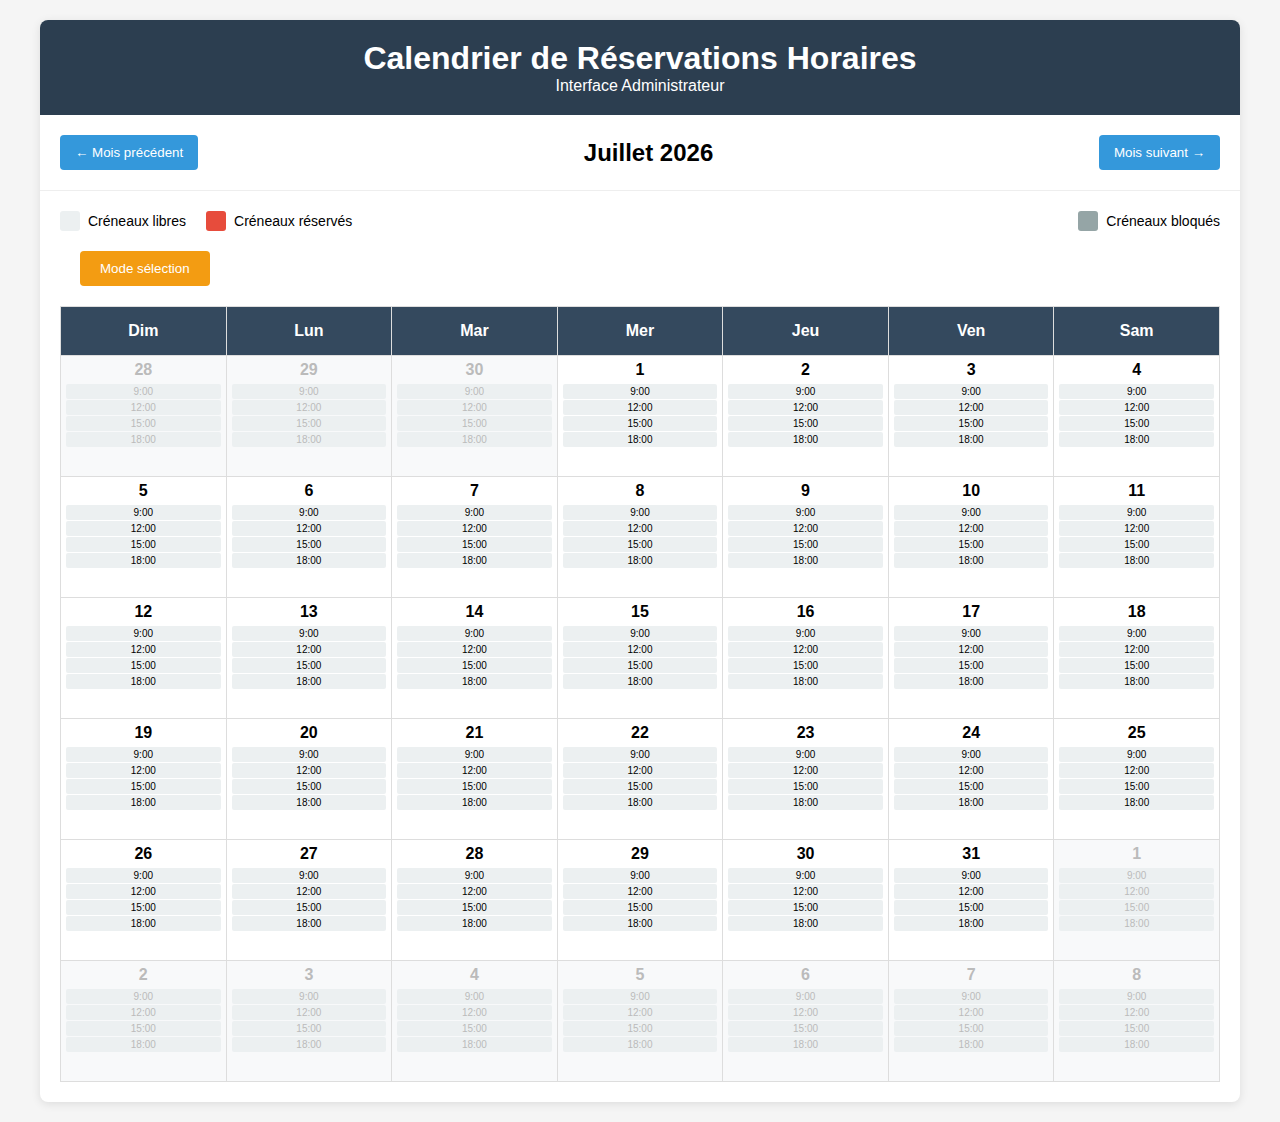
<file: index.html>
<!DOCTYPE html>
<html lang="fr">
<head>
    <meta charset="UTF-8">
    <meta name="viewport" content="width=device-width, initial-scale=1.0">
    <title>Calendrier Horaire - Réservations</title>
    <style>
        * {
            margin: 0;
            padding: 0;
            box-sizing: border-box;
        }

        body {
            font-family: Arial, sans-serif;
            background-color: #f5f5f5;
            padding: 20px;
        }

        .container {
            max-width: 1200px;
            margin: 0 auto;
            background: white;
            border-radius: 8px;
            box-shadow: 0 2px 10px rgba(0,0,0,0.1);
            overflow: hidden;
        }

        .header {
            background: #2c3e50;
            color: white;
            padding: 20px;
            text-align: center;
        }

        .nav {
            display: flex;
            justify-content: space-between;
            align-items: center;
            padding: 20px;
            border-bottom: 1px solid #eee;
        }

        .nav button {
            background: #3498db;
            color: white;
            border: none;
            padding: 10px 15px;
            border-radius: 4px;
            cursor: pointer;
        }

        .nav button:hover {
            background: #2980b9;
        }

        .view-toggle {
            display: flex;
            gap: 10px;
            margin-bottom: 20px;
            padding: 0 20px;
        }

        .view-toggle button {
            background: #95a5a6;
            color: white;
            border: none;
            padding: 10px 20px;
            border-radius: 4px;
            cursor: pointer;
        }

        .view-toggle button.active {
            background: #3498db;
        }

        .calendar {
            padding: 20px;
        }

        .calendar-grid {
            display: grid;
            grid-template-columns: repeat(7, 1fr);
            gap: 1px;
            background: #ddd;
            border: 1px solid #ddd;
        }

        .calendar-header {
            background: #34495e;
            color: white;
            padding: 15px 5px;
            text-align: center;
            font-weight: bold;
        }

        .calendar-day {
            background: white;
            min-height: 120px;
            padding: 5px;
            cursor: pointer;
            transition: background-color 0.2s;
        }

        .calendar-day:hover {
            background: #f8f9fa;
        }

        .calendar-day.other-month {
            background: #f8f9fa;
            color: #bbb;
        }

        .day-number {
            font-weight: bold;
            margin-bottom: 5px;
            text-align: center;
        }

        .time-slots {
            display: flex;
            flex-direction: column;
            gap: 1px;
        }

        .time-slot {
            background: #ecf0f1;
            padding: 2px 4px;
            font-size: 10px;
            border-radius: 2px;
            text-align: center;
            cursor: pointer;
        }

        .time-slot:hover {
            background: #bdc3c7;
        }

        .time-slot.reserved {
            background: #e74c3c;
            color: white;
        }

        .time-slot.reserved:hover {
            background: #c0392b;
        }

        .day-view {
            display: none;
            padding: 20px;
        }

        .day-view.active {
            display: block;
        }

        .day-header {
            text-align: center;
            margin-bottom: 30px;
            padding: 20px;
            background: #34495e;
            color: white;
            border-radius: 8px;
        }

        .hours-grid {
            display: grid;
            grid-template-columns: repeat(auto-fit, minmax(150px, 1fr));
            gap: 10px;
        }

        .hour-slot {
            background: white;
            border: 2px solid #ecf0f1;
            border-radius: 8px;
            padding: 15px;
            text-align: center;
            cursor: pointer;
            transition: all 0.2s;
        }

        .hour-slot:hover {
            border-color: #3498db;
        }

        .hour-slot.reserved {
            background: #e74c3c;
            color: white;
            border-color: #c0392b;
        }

        .hour-slot.reserved:hover {
            background: #c0392b;
        }

        .hour-time {
            font-weight: bold;
            font-size: 16px;
            margin-bottom: 8px;
        }

        .hour-client {
            font-size: 12px;
            opacity: 0.9;
        }

        .modal {
            display: none;
            position: fixed;
            top: 0;
            left: 0;
            width: 100%;
            height: 100%;
            background: rgba(0,0,0,0.5);
            z-index: 1000;
        }

        .modal-content {
            position: absolute;
            top: 50%;
            left: 50%;
            transform: translate(-50%, -50%);
            background: white;
            padding: 30px;
            border-radius: 8px;
            width: 400px;
            max-width: 90%;
        }

        .modal h3 {
            margin-bottom: 20px;
            color: #2c3e50;
        }

        .form-group {
            margin-bottom: 15px;
        }

        .form-group label {
            display: block;
            margin-bottom: 5px;
            font-weight: bold;
        }

        .form-group input, .form-group select {
            width: 100%;
            padding: 10px;
            border: 1px solid #ddd;
            border-radius: 4px;
        }

        .modal-buttons {
            display: flex;
            gap: 10px;
            justify-content: flex-end;
            margin-top: 20px;
        }

        .btn {
            padding: 10px 20px;
            border: none;
            border-radius: 4px;
            cursor: pointer;
        }

        .btn-primary {
            background: #3498db;
            color: white;
        }

        .btn-danger {
            background: #e74c3c;
            color: white;
        }

        .btn-secondary {
            background: #95a5a6;
            color: white;
        }

        .legend {
            display: flex;
            gap: 20px;
            margin-bottom: 20px;
            font-size: 14px;
        }

        .legend-item {
            display: flex;
            align-items: center;
            gap: 8px;
        }

        .legend-color {
            width: 20px;
            height: 20px;
            border-radius: 3px;
        }

        .back-to-month {
            background: #95a5a6;
            color: white;
            border: none;
            padding: 10px 20px;
            border-radius: 4px;
            cursor: pointer;
            margin-bottom: 20px;
        }

        .back-to-month:hover {
            background: #7f8c8d;
        }

        .selection-mode {
            background: #f39c12;
            color: white;
            padding: 10px 20px;
            border: none;
            border-radius: 4px;
            cursor: pointer;
            margin-right: 10px;
        }

        .selection-mode.active {
            background: #d68910;
        }

        .selection-controls {
            display: flex;
            gap: 10px;
            margin-bottom: 20px;
            padding: 0 20px;
            flex-wrap: wrap;
        }

        .time-slot.selected, .hour-slot.selected {
            background: #f39c12 !important;
            color: white;
            border: 2px solid #d68910;
        }

        .time-slot.blocked, .hour-slot.blocked {
            background: #95a5a6 !important;
            color: white;
        }

        .time-slot.blocked:hover, .hour-slot.blocked:hover {
            background: #7f8c8d !important;
        }

        .legend-item:nth-child(3) {
            margin-left: auto;
        }

        .block-controls {
            display: none;
            background: #f8f9fa;
            padding: 15px;
            border-radius: 8px;
            margin-bottom: 20px;
            border: 1px solid #dee2e6;
        }

        .block-controls.active {
            display: block;
        }

        .block-controls h3 {
            margin-bottom: 10px;
            color: #2c3e50;
        }

        .block-controls p {
            margin-bottom: 15px;
            color: #6c757d;
        }

        .block-buttons {
            display: flex;
            gap: 10px;
            flex-wrap: wrap;
        }

        .btn-warning {
            background: #f39c12;
            color: white;
        }

        .btn-warning:hover {
            background: #d68910;
        }

        .selection-info {
            background: #e8f4f8;
            padding: 10px;
            border-radius: 4px;
            margin-bottom: 10px;
            font-size: 14px;
            color: #2c3e50;
        }
    </style>
</head>
<body>
    <div class="container">
        <div class="header">
            <h1>Calendrier de Réservations Horaires</h1>
            <p>Interface Administrateur</p>
        </div>

        <!-- Vue mensuelle -->
        <div id="monthView">
            <div class="nav">
                <button onclick="previousMonth()">← Mois précédent</button>
                <h2 id="currentMonth"></h2>
                <button onclick="nextMonth()">Mois suivant →</button>
            </div>

            <div class="calendar">
                <div class="legend">
                    <div class="legend-item">
                        <div class="legend-color" style="background: #ecf0f1;"></div>
                        <span>Créneaux libres</span>
                    </div>
                    <div class="legend-item">
                        <div class="legend-color" style="background: #e74c3c;"></div>
                        <span>Créneaux réservés</span>
                    </div>
                    <div class="legend-item">
                        <div class="legend-color" style="background: #95a5a6;"></div>
                        <span>Créneaux bloqués</span>
                    </div>
                </div>

                <div class="selection-controls">
                    <button class="selection-mode" id="selectionModeBtn" onclick="toggleSelectionMode()">
                        Mode sélection
                    </button>
                    <button class="btn btn-warning" onclick="blockSelectedSlots()" id="blockBtn" style="display: none;">
                        Bloquer la sélection
                    </button>
                    <button class="btn btn-secondary" onclick="clearSelection()" id="clearBtn" style="display: none;">
                        Effacer la sélection
                    </button>
                </div>

                <div class="block-controls" id="blockControls">
                    <h3>Blocage rapide</h3>
                    <p>Sélectionnez d'abord un jour en cliquant dessus, puis choisissez :</p>
                    <div class="selection-info" id="selectionInfo" style="display: none;"></div>
                    <div class="block-buttons">
                        <button class="btn btn-warning" onclick="blockFullDay()" id="blockDayBtn" style="display: none;">
                            Bloquer la journée entière
                        </button>
                        <button class="btn btn-warning" onclick="blockMorning()" id="blockMorningBtn" style="display: none;">
                            Bloquer la matinée (8h-12h)
                        </button>
                        <button class="btn btn-warning" onclick="blockAfternoon()" id="blockAfternoonBtn" style="display: none;">
                            Bloquer l'après-midi (13h-17h)
                        </button>
                        <button class="btn btn-warning" onclick="blockEvening()" id="blockEveningBtn" style="display: none;">
                            Bloquer la soirée (18h-20h)
                        </button>
                    </div>
                </div>

                <div class="calendar-grid" id="calendar">
                    <!-- Le calendrier sera généré ici -->
                </div>
            </div>
        </div>

        <!-- Vue journalière -->
        <div class="day-view" id="dayView">
            <button class="back-to-month" onclick="showMonthView()">← Retour au calendrier</button>
            
            <div class="selection-controls">
                <button class="selection-mode" id="selectionModeBtnDay" onclick="toggleSelectionMode()">
                    Mode sélection
                </button>
                <button class="btn btn-warning" onclick="blockSelectedSlots()" id="blockBtnDay" style="display: none;">
                    Bloquer la sélection
                </button>
                <button class="btn btn-secondary" onclick="clearSelection()" id="clearBtnDay" style="display: none;">
                    Effacer la sélection
                </button>
                <button class="btn btn-warning" onclick="blockCurrentDay()">
                    Bloquer toute la journée
                </button>
            </div>
            
            <div class="day-header">
                <h2 id="selectedDayTitle"></h2>
                <p>Cliquez sur un créneau pour ajouter/modifier une réservation ou utilisez le mode sélection pour bloquer</p>
            </div>
            <div class="hours-grid" id="hoursGrid">
                <!-- Les créneaux horaires seront générés ici -->
            </div>
        </div>
    </div>

    <!-- Modal pour ajouter/modifier une réservation -->
    <div class="modal" id="reservationModal">
        <div class="modal-content">
            <h3 id="modalTitle">Ajouter une réservation</h3>
            <div class="form-group">
                <label>Date et heure:</label>
                <input type="text" id="selectedDateTime" readonly>
            </div>
            <div class="form-group">
                <label>Nom du client:</label>
                <input type="text" id="clientName" placeholder="Nom du client">
            </div>
            <div class="form-group">
                <label>Téléphone (optionnel):</label>
                <input type="text" id="clientPhone" placeholder="Numéro de téléphone">
            </div>
            <div class="form-group">
                <label>Notes (optionnel):</label>
                <input type="text" id="clientNotes" placeholder="Notes complémentaires">
            </div>
            <div class="modal-buttons">
                <button class="btn btn-secondary" onclick="closeModal()">Annuler</button>
                <button class="btn btn-danger" id="deleteBtn" onclick="deleteReservation()" style="display: none;">Supprimer</button>
                <button class="btn btn-primary" onclick="saveReservation()">Enregistrer</button>
            </div>
        </div>
    </div>

    <script>
        // Variables globales
        let currentDate = new Date();
        let reservations = {};
        let blockedSlots = {};
        let selectedDateKey = '';
        let selectedHour = '';
        let currentView = 'month';
        let selectionMode = false;
        let selectedSlots = new Set();
        let selectedDayForBlocking = null;

        const monthNames = [
            'Janvier', 'Février', 'Mars', 'Avril', 'Mai', 'Juin',
            'Juillet', 'Août', 'Septembre', 'Octobre', 'Novembre', 'Décembre'
        ];

        const dayNames = ['Dim', 'Lun', 'Mar', 'Mer', 'Jeu', 'Ven', 'Sam'];

        // Créneaux horaires (8h à 20h)
        const timeSlots = [];
        for (let i = 8; i <= 20; i++) {
            timeSlots.push(`${i}:00`);
        }

        // Initialisation
        document.addEventListener('DOMContentLoaded', function() {
            generateCalendar();
        });

        function generateCalendar() {
            const calendar = document.getElementById('calendar');
            const monthTitle = document.getElementById('currentMonth');
            
            monthTitle.textContent = `${monthNames[currentDate.getMonth()]} ${currentDate.getFullYear()}`;
            calendar.innerHTML = '';
            
            // En-têtes des jours
            dayNames.forEach(day => {
                const header = document.createElement('div');
                header.className = 'calendar-header';
                header.textContent = day;
                calendar.appendChild(header);
            });
            
            const firstDay = new Date(currentDate.getFullYear(), currentDate.getMonth(), 1);
            const startDate = new Date(firstDay);
            startDate.setDate(startDate.getDate() - firstDay.getDay());
            
            // Générer 42 jours (6 semaines)
            for (let i = 0; i < 42; i++) {
                const cellDate = new Date(startDate);
                cellDate.setDate(startDate.getDate() + i);
                
                const dayCell = document.createElement('div');
                dayCell.className = 'calendar-day';
                
                const dayNumber = document.createElement('div');
                dayNumber.className = 'day-number';
                dayNumber.textContent = cellDate.getDate();
                dayCell.appendChild(dayNumber);
                
                if (cellDate.getMonth() !== currentDate.getMonth()) {
                    dayCell.classList.add('other-month');
                }
                
                // Créer les créneaux horaires pour ce jour
                const timeSlotsContainer = document.createElement('div');
                timeSlotsContainer.className = 'time-slots';
                
                const dateKey = cellDate.toISOString().split('T')[0];
                
                // Afficher quelques créneaux principaux
                const mainSlots = ['9:00', '12:00', '15:00', '18:00'];
                mainSlots.forEach(time => {
                    const slot = document.createElement('div');
                    slot.className = 'time-slot';
                    slot.textContent = time;
                    
                    const reservationKey = `${dateKey}_${time}`;
                    if (blockedSlots[reservationKey]) {
                        slot.classList.add('blocked');
                        slot.title = 'Créneau bloqué';
                    } else if (reservations[reservationKey]) {
                        slot.classList.add('reserved');
                        slot.title = reservations[reservationKey].name;
                    }
                    
                    slot.addEventListener('click', (e) => {
                        e.stopPropagation();
                        if (selectionMode) {
                            toggleSlotSelection(reservationKey, slot);
                        } else if (!blockedSlots[reservationKey]) {
                            openModal(dateKey, time, cellDate);
                        }
                    });
                    
                    timeSlotsContainer.appendChild(slot);
                });
                
                dayCell.appendChild(timeSlotsContainer);
                
                // Clic sur le jour pour voir la vue détaillée ou pour sélection
                dayCell.addEventListener('click', () => {
                    if (selectionMode) {
                        selectDayForBlocking(cellDate, dateKey);
                    } else {
                        showDayView(cellDate);
                    }
                });
                
                calendar.appendChild(dayCell);
            }
        }

        function showDayView(date) {
            currentView = 'day';
            const dateKey = date.toISOString().split('T')[0];
            selectedDateKey = dateKey; // Définir selectedDateKey pour la vue journalière
            
            document.getElementById('monthView').style.display = 'none';
            document.getElementById('dayView').style.display = 'block';
            
            const options = { 
                weekday: 'long', 
                year: 'numeric', 
                month: 'long', 
                day: 'numeric' 
            };
            document.getElementById('selectedDayTitle').textContent = 
                date.toLocaleDateString('fr-FR', options);
            
            const hoursGrid = document.getElementById('hoursGrid');
            hoursGrid.innerHTML = '';
            
            timeSlots.forEach(time => {
                const hourSlot = document.createElement('div');
                hourSlot.className = 'hour-slot';
                
                const timeDiv = document.createElement('div');
                timeDiv.className = 'hour-time';
                timeDiv.textContent = time;
                hourSlot.appendChild(timeDiv);
                
                const reservationKey = `${dateKey}_${time}`;
                if (blockedSlots[reservationKey]) {
                    hourSlot.classList.add('blocked');
                    const blockedDiv = document.createElement('div');
                    blockedDiv.className = 'hour-client';
                    blockedDiv.textContent = 'Bloqué';
                    hourSlot.appendChild(blockedDiv);
                } else if (reservations[reservationKey]) {
                    hourSlot.classList.add('reserved');
                    const clientDiv = document.createElement('div');
                    clientDiv.className = 'hour-client';
                    clientDiv.textContent = reservations[reservationKey].name;
                    hourSlot.appendChild(clientDiv);
                } else {
                    const availableDiv = document.createElement('div');
                    availableDiv.className = 'hour-client';
                    availableDiv.textContent = 'Libre';
                    hourSlot.appendChild(availableDiv);
                }
                
                hourSlot.addEventListener('click', () => {
                    if (selectionMode) {
                        toggleSlotSelection(reservationKey, hourSlot);
                    } else if (!blockedSlots[reservationKey]) {
                        openModal(dateKey, time, date);
                    }
                });
                hoursGrid.appendChild(hourSlot);
            });
        }

        function showMonthView() {
            currentView = 'month';
            document.getElementById('dayView').style.display = 'none';
            document.getElementById('monthView').style.display = 'block';
            generateCalendar();
        }

        function openModal(dateKey, time, date) {
            if (blockedSlots[`${dateKey}_${time}`]) {
                alert('Ce créneau est bloqué et ne peut pas être réservé.');
                return;
            }
            
            selectedDateKey = dateKey;
            selectedHour = time;
            
            const modal = document.getElementById('reservationModal');
            const modalTitle = document.getElementById('modalTitle');
            const selectedDateTimeInput = document.getElementById('selectedDateTime');
            const clientNameInput = document.getElementById('clientName');
            const clientPhoneInput = document.getElementById('clientPhone');
            const clientNotesInput = document.getElementById('clientNotes');
            const deleteBtn = document.getElementById('deleteBtn');
            
            const options = { 
                weekday: 'long',
                year: 'numeric', 
                month: 'long', 
                day: 'numeric' 
            };
            selectedDateTimeInput.value = 
                `${date.toLocaleDateString('fr-FR', options)} à ${time}`;
            
            const reservationKey = `${dateKey}_${time}`;
            if (reservations[reservationKey]) {
                modalTitle.textContent = 'Modifier la réservation';
                clientNameInput.value = reservations[reservationKey].name;
                clientPhoneInput.value = reservations[reservationKey].phone || '';
                clientNotesInput.value = reservations[reservationKey].notes || '';
                deleteBtn.style.display = 'inline-block';
            } else {
                modalTitle.textContent = 'Ajouter une réservation';
                clientNameInput.value = '';
                clientPhoneInput.value = '';
                clientNotesInput.value = '';
                deleteBtn.style.display = 'none';
            }
            
            modal.style.display = 'block';
        }

        function closeModal() {
            document.getElementById('reservationModal').style.display = 'none';
        }

        function saveReservation() {
            const clientName = document.getElementById('clientName').value.trim();
            const clientPhone = document.getElementById('clientPhone').value.trim();
            const clientNotes = document.getElementById('clientNotes').value.trim();
            
            if (!clientName) {
                alert('Veuillez entrer un nom de client');
                return;
            }
            
            const reservationKey = `${selectedDateKey}_${selectedHour}`;
            reservations[reservationKey] = {
                name: clientName,
                phone: clientPhone,
                notes: clientNotes,
                date: selectedDateKey,
                time: selectedHour
            };
            
            if (currentView === 'month') {
                generateCalendar();
            } else {
                const selectedDate = new Date(selectedDateKey);
                showDayView(selectedDate);
            }
            
            closeModal();
        }

        function deleteReservation() {
            if (confirm('Êtes-vous sûr de vouloir supprimer cette réservation ?')) {
                const reservationKey = `${selectedDateKey}_${selectedHour}`;
                delete reservations[reservationKey];
                
                if (currentView === 'month') {
                    generateCalendar();
                } else {
                    const selectedDate = new Date(selectedDateKey);
                    showDayView(selectedDate);
                }
                
                closeModal();
            }
        }

        function previousMonth() {
            currentDate.setMonth(currentDate.getMonth() - 1);
            generateCalendar();
        }

        function nextMonth() {
            currentDate.setMonth(currentDate.getMonth() + 1);
            generateCalendar();
        }

        function previousMonth() {
            currentDate.setMonth(currentDate.getMonth() - 1);
            generateCalendar();
        }

        // Fonctions de sélection et blocage
        function toggleSelectionMode() {
            selectionMode = !selectionMode;
            const buttons = ['selectionModeBtn', 'selectionModeBtnDay'];
            const blockButtons = ['blockBtn', 'blockBtnDay'];
            const clearButtons = ['clearBtn', 'clearBtnDay'];
            
            buttons.forEach(btnId => {
                const btn = document.getElementById(btnId);
                if (btn) {
                    if (selectionMode) {
                        btn.classList.add('active');
                        btn.textContent = 'Quitter sélection';
                    } else {
                        btn.classList.remove('active');
                        btn.textContent = 'Mode sélection';
                    }
                }
            });
            
            blockButtons.forEach(btnId => {
                const btn = document.getElementById(btnId);
                if (btn) btn.style.display = selectionMode ? 'inline-block' : 'none';
            });
            
            clearButtons.forEach(btnId => {
                const btn = document.getElementById(btnId);
                if (btn) btn.style.display = selectionMode ? 'inline-block' : 'none';
            });
            
            const blockControls = document.getElementById('blockControls');
            if (blockControls) {
                if (selectionMode) {
                    blockControls.classList.add('active');
                } else {
                    blockControls.classList.remove('active');
                    clearSelection();
                }
            }
        }

        function toggleSlotSelection(slotKey, element) {
            if (selectedSlots.has(slotKey)) {
                selectedSlots.delete(slotKey);
                element.classList.remove('selected');
            } else {
                selectedSlots.add(slotKey);
                element.classList.add('selected');
            }
        }

        function clearSelection() {
            selectedSlots.clear();
            selectedDayForBlocking = null;
            document.querySelectorAll('.selected').forEach(el => {
                el.classList.remove('selected');
            });
            
            const selectionInfo = document.getElementById('selectionInfo');
            if (selectionInfo) {
                selectionInfo.style.display = 'none';
            }
            
            ['blockDayBtn', 'blockMorningBtn', 'blockAfternoonBtn', 'blockEveningBtn'].forEach(btnId => {
                const btn = document.getElementById(btnId);
                if (btn) btn.style.display = 'none';
            });
        }

        function selectDayForBlocking(date, dateKey) {
            selectedDayForBlocking = { date, dateKey };
            
            const selectionInfo = document.getElementById('selectionInfo');
            const options = { weekday: 'long', year: 'numeric', month: 'long', day: 'numeric' };
            selectionInfo.textContent = `Jour sélectionné : ${date.toLocaleDateString('fr-FR', options)}`;
            selectionInfo.style.display = 'block';
            
            ['blockDayBtn', 'blockMorningBtn', 'blockAfternoonBtn', 'blockEveningBtn'].forEach(btnId => {
                const btn = document.getElementById(btnId);
                if (btn) btn.style.display = 'inline-block';
            });
        }

        function blockSelectedSlots() {
            if (selectedSlots.size === 0) {
                alert('Aucun créneau sélectionné');
                return;
            }
            
            const reason = prompt('Raison du blocage (optionnel):') || 'Bloqué';
            
            selectedSlots.forEach(slotKey => {
                // Supprimer la réservation si elle existe
                if (reservations[slotKey]) {
                    delete reservations[slotKey];
                }
                // Bloquer le créneau
                blockedSlots[slotKey] = { reason, blocked_at: new Date().toISOString() };
            });
            
            const selectedCount = selectedSlots.size;
            clearSelection();
            
            if (currentView === 'month') {
                generateCalendar();
            } else {
                const dateKey = Object.keys(blockedSlots)[0].split('_')[0];
                const selectedDate = new Date(dateKey);
                showDayView(selectedDate);
            }
            
            alert(`${selectedCount} créneau(x) bloqué(s) avec succès`);
        }

        function blockFullDay() {
            if (!selectedDayForBlocking) return;
            
            const reason = prompt('Raison du blocage de la journée:') || 'Journée bloquée';
            let blockedCount = 0;
            
            timeSlots.forEach(time => {
                const slotKey = `${selectedDayForBlocking.dateKey}_${time}`;
                if (reservations[slotKey]) {
                    delete reservations[slotKey];
                }
                blockedSlots[slotKey] = { reason, blocked_at: new Date().toISOString() };
                blockedCount++;
            });
            
            clearSelection();
            generateCalendar();
            alert(`Journée entière bloquée (${blockedCount} créneaux)`);
        }

        function blockMorning() {
            blockTimeRange(['8:00', '9:00', '10:00', '11:00', '12:00'], 'Matinée bloquée');
        }

        function blockAfternoon() {
            blockTimeRange(['13:00', '14:00', '15:00', '16:00', '17:00'], 'Après-midi bloqué');
        }

        function blockEvening() {
            blockTimeRange(['18:00', '19:00', '20:00'], 'Soirée bloquée');
        }

        function blockCurrentDay() {
            if (confirm('Êtes-vous sûr de vouloir bloquer toute la journée ?')) {
                const reason = prompt('Raison du blocage:') || 'Journée bloquée';
                const dateKey = selectedDateKey;
                let blockedCount = 0;
                
                timeSlots.forEach(time => {
                    const slotKey = `${dateKey}_${time}`;
                    if (reservations[slotKey]) {
                        delete reservations[slotKey];
                    }
                    blockedSlots[slotKey] = { reason, blocked_at: new Date().toISOString() };
                    blockedCount++;
                });
                
                const selectedDate = new Date(dateKey);
                showDayView(selectedDate);
                alert(`Journée entière bloquée (${blockedCount} créneaux)`);
            }
        }

        function blockTimeRange(times, defaultReason) {
            if (!selectedDayForBlocking) return;
            
            const reason = prompt(`Raison du blocage:`) || defaultReason;
            let blockedCount = 0;
            
            times.forEach(time => {
                const slotKey = `${selectedDayForBlocking.dateKey}_${time}`;
                if (reservations[slotKey]) {
                    delete reservations[slotKey];
                }
                blockedSlots[slotKey] = { reason, blocked_at: new Date().toISOString() };
                blockedCount++;
            });
            
            clearSelection();
            generateCalendar();
            alert(`${blockedCount} créneau(x) bloqué(s)`);
        }

        window.addEventListener('click', function(e) {
            const modal = document.getElementById('reservationModal');
            if (e.target === modal) {
                closeModal();
            }
        });
    </script>
</body>
</html>
</file>
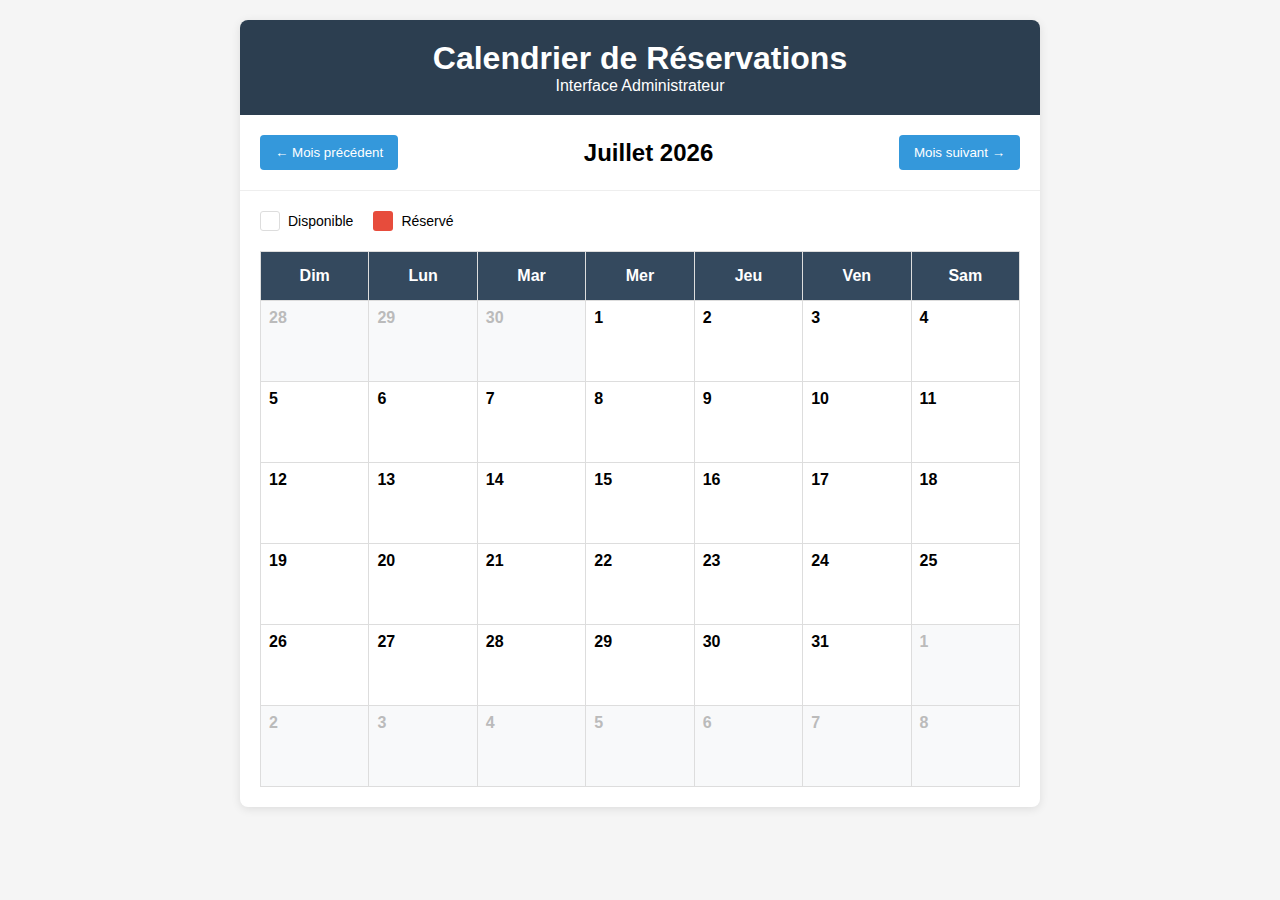
<file: Calendrier admin/index.html>
<!DOCTYPE html>
<html lang="fr">
<head>
    <meta charset="UTF-8">
    <meta name="viewport" content="width=device-width, initial-scale=1.0">
    <title>Calendrier Admin - Réservations</title>
    <style>
        * {
            margin: 0;
            padding: 0;
            box-sizing: border-box;
        }

        body {
            font-family: Arial, sans-serif;
            background-color: #f5f5f5;
            padding: 20px;
        }

        .container {
            max-width: 800px;
            margin: 0 auto;
            background: white;
            border-radius: 8px;
            box-shadow: 0 2px 10px rgba(0,0,0,0.1);
            overflow: hidden;
        }

        .header {
            background: #2c3e50;
            color: white;
            padding: 20px;
            text-align: center;
        }

        .nav {
            display: flex;
            justify-content: space-between;
            align-items: center;
            padding: 20px;
            border-bottom: 1px solid #eee;
        }

        .nav button {
            background: #3498db;
            color: white;
            border: none;
            padding: 10px 15px;
            border-radius: 4px;
            cursor: pointer;
        }

        .nav button:hover {
            background: #2980b9;
        }

        .calendar {
            padding: 20px;
        }

        .calendar-grid {
            display: grid;
            grid-template-columns: repeat(7, 1fr);
            gap: 1px;
            background: #ddd;
            border: 1px solid #ddd;
        }

        .calendar-header {
            background: #34495e;
            color: white;
            padding: 15px 5px;
            text-align: center;
            font-weight: bold;
        }

        .calendar-day {
            background: white;
            min-height: 80px;
            padding: 8px;
            cursor: pointer;
            transition: background-color 0.2s;
            position: relative;
        }

        .calendar-day:hover {
            background: #f8f9fa;
        }

        .calendar-day.other-month {
            background: #f8f9fa;
            color: #bbb;
        }

        .calendar-day.reserved {
            background: #e74c3c;
            color: white;
        }

        .calendar-day.reserved:hover {
            background: #c0392b;
        }

        .day-number {
            font-weight: bold;
            margin-bottom: 5px;
        }

        .reservation-info {
            font-size: 11px;
            background: rgba(255,255,255,0.2);
            padding: 2px 4px;
            border-radius: 2px;
        }

        .modal {
            display: none;
            position: fixed;
            top: 0;
            left: 0;
            width: 100%;
            height: 100%;
            background: rgba(0,0,0,0.5);
            z-index: 1000;
        }

        .modal-content {
            position: absolute;
            top: 50%;
            left: 50%;
            transform: translate(-50%, -50%);
            background: white;
            padding: 30px;
            border-radius: 8px;
            width: 400px;
            max-width: 90%;
        }

        .modal h3 {
            margin-bottom: 20px;
            color: #2c3e50;
        }

        .form-group {
            margin-bottom: 15px;
        }

        .form-group label {
            display: block;
            margin-bottom: 5px;
            font-weight: bold;
        }

        .form-group input {
            width: 100%;
            padding: 10px;
            border: 1px solid #ddd;
            border-radius: 4px;
        }

        .modal-buttons {
            display: flex;
            gap: 10px;
            justify-content: flex-end;
            margin-top: 20px;
        }

        .btn {
            padding: 10px 20px;
            border: none;
            border-radius: 4px;
            cursor: pointer;
        }

        .btn-primary {
            background: #3498db;
            color: white;
        }

        .btn-danger {
            background: #e74c3c;
            color: white;
        }

        .btn-secondary {
            background: #95a5a6;
            color: white;
        }

        .legend {
            display: flex;
            gap: 20px;
            margin-bottom: 20px;
            font-size: 14px;
        }

        .legend-item {
            display: flex;
            align-items: center;
            gap: 8px;
        }

        .legend-color {
            width: 20px;
            height: 20px;
            border-radius: 3px;
        }
    </style>
</head>
<body>
    <div class="container">
        <div class="header">
            <h1>Calendrier de Réservations</h1>
            <p>Interface Administrateur</p>
        </div>

        <div class="nav">
            <button onclick="previousMonth()">← Mois précédent</button>
            <h2 id="currentMonth"></h2>
            <button onclick="nextMonth()">Mois suivant →</button>
        </div>

        <div class="calendar">
            <div class="legend">
                <div class="legend-item">
                    <div class="legend-color" style="background: white; border: 1px solid #ddd;"></div>
                    <span>Disponible</span>
                </div>
                <div class="legend-item">
                    <div class="legend-color" style="background: #e74c3c;"></div>
                    <span>Réservé</span>
                </div>
            </div>

            <div class="calendar-grid" id="calendar">
                <!-- Le calendrier sera généré ici -->
            </div>
        </div>
    </div>

    <!-- Modal pour ajouter/modifier une réservation -->
    <div class="modal" id="reservationModal">
        <div class="modal-content">
            <h3 id="modalTitle">Ajouter une réservation</h3>
            <div class="form-group">
                <label>Date:</label>
                <input type="text" id="selectedDate" readonly>
            </div>
            <div class="form-group">
                <label>Nom du client:</label>
                <input type="text" id="clientName" placeholder="Nom du client">
            </div>
            <div class="form-group">
                <label>Téléphone (optionnel):</label>
                <input type="text" id="clientPhone" placeholder="Numéro de téléphone">
            </div>
            <div class="modal-buttons">
                <button class="btn btn-secondary" onclick="closeModal()">Annuler</button>
                <button class="btn btn-danger" id="deleteBtn" onclick="deleteReservation()" style="display: none;">Supprimer</button>
                <button class="btn btn-primary" onclick="saveReservation()">Enregistrer</button>
            </div>
        </div>
    </div>

    <script>
        // Variables globales
        let currentDate = new Date();
        let reservations = {};
        let selectedDateKey = '';

        const monthNames = [
            'Janvier', 'Février', 'Mars', 'Avril', 'Mai', 'Juin',
            'Juillet', 'Août', 'Septembre', 'Octobre', 'Novembre', 'Décembre'
        ];

        const dayNames = ['Dim', 'Lun', 'Mar', 'Mer', 'Jeu', 'Ven', 'Sam'];

        // Initialisation
        document.addEventListener('DOMContentLoaded', function() {
            generateCalendar();
        });

        function generateCalendar() {
            const calendar = document.getElementById('calendar');
            const monthTitle = document.getElementById('currentMonth');
            
            // Titre du mois
            monthTitle.textContent = `${monthNames[currentDate.getMonth()]} ${currentDate.getFullYear()}`;
            
            // Vider le calendrier
            calendar.innerHTML = '';
            
            // En-têtes des jours
            dayNames.forEach(day => {
                const header = document.createElement('div');
                header.className = 'calendar-header';
                header.textContent = day;
                calendar.appendChild(header);
            });
            
            // Premier jour du mois et nombre de jours
            const firstDay = new Date(currentDate.getFullYear(), currentDate.getMonth(), 1);
            const lastDay = new Date(currentDate.getFullYear(), currentDate.getMonth() + 1, 0);
            const startDate = new Date(firstDay);
            startDate.setDate(startDate.getDate() - firstDay.getDay());
            
            // Générer 42 jours (6 semaines)
            for (let i = 0; i < 42; i++) {
                const cellDate = new Date(startDate);
                cellDate.setDate(startDate.getDate() + i);
                
                const dayCell = document.createElement('div');
                dayCell.className = 'calendar-day';
                
                const dayNumber = document.createElement('div');
                dayNumber.className = 'day-number';
                dayNumber.textContent = cellDate.getDate();
                dayCell.appendChild(dayNumber);
                
                // Vérifier si c'est un autre mois
                if (cellDate.getMonth() !== currentDate.getMonth()) {
                    dayCell.classList.add('other-month');
                }
                
                // Vérifier s'il y a une réservation
                const dateKey = cellDate.toISOString().split('T')[0];
                if (reservations[dateKey]) {
                    dayCell.classList.add('reserved');
                    const reservationInfo = document.createElement('div');
                    reservationInfo.className = 'reservation-info';
                    reservationInfo.textContent = reservations[dateKey].name;
                    dayCell.appendChild(reservationInfo);
                }
                
                // Ajouter l'événement de clic
                dayCell.addEventListener('click', () => openModal(dateKey, cellDate));
                
                calendar.appendChild(dayCell);
            }
        }

        function openModal(dateKey, date) {
            selectedDateKey = dateKey;
            const modal = document.getElementById('reservationModal');
            const modalTitle = document.getElementById('modalTitle');
            const selectedDateInput = document.getElementById('selectedDate');
            const clientNameInput = document.getElementById('clientName');
            const clientPhoneInput = document.getElementById('clientPhone');
            const deleteBtn = document.getElementById('deleteBtn');
            
            // Formater la date pour l'affichage
            const options = { year: 'numeric', month: 'long', day: 'numeric' };
            selectedDateInput.value = date.toLocaleDateString('fr-FR', options);
            
            // Vérifier s'il y a déjà une réservation
            if (reservations[dateKey]) {
                modalTitle.textContent = 'Modifier la réservation';
                clientNameInput.value = reservations[dateKey].name;
                clientPhoneInput.value = reservations[dateKey].phone || '';
                deleteBtn.style.display = 'inline-block';
            } else {
                modalTitle.textContent = 'Ajouter une réservation';
                clientNameInput.value = '';
                clientPhoneInput.value = '';
                deleteBtn.style.display = 'none';
            }
            
            modal.style.display = 'block';
        }

        function closeModal() {
            document.getElementById('reservationModal').style.display = 'none';
        }

        function saveReservation() {
            const clientName = document.getElementById('clientName').value.trim();
            const clientPhone = document.getElementById('clientPhone').value.trim();
            
            if (!clientName) {
                alert('Veuillez entrer un nom de client');
                return;
            }
            
            reservations[selectedDateKey] = {
                name: clientName,
                phone: clientPhone
            };
            
            generateCalendar();
            closeModal();
        }

        function deleteReservation() {
            if (confirm('Êtes-vous sûr de vouloir supprimer cette réservation ?')) {
                delete reservations[selectedDateKey];
                generateCalendar();
                closeModal();
            }
        }

        function previousMonth() {
            currentDate.setMonth(currentDate.getMonth() - 1);
            generateCalendar();
        }

        function nextMonth() {
            currentDate.setMonth(currentDate.getMonth() + 1);
            generateCalendar();
        }

        // Fermer la modal en cliquant à l'extérieur
        window.addEventListener('click', function(e) {
            const modal = document.getElementById('reservationModal');
            if (e.target === modal) {
                closeModal();
            }
        });
    </script>
</body>
</html>
</file>
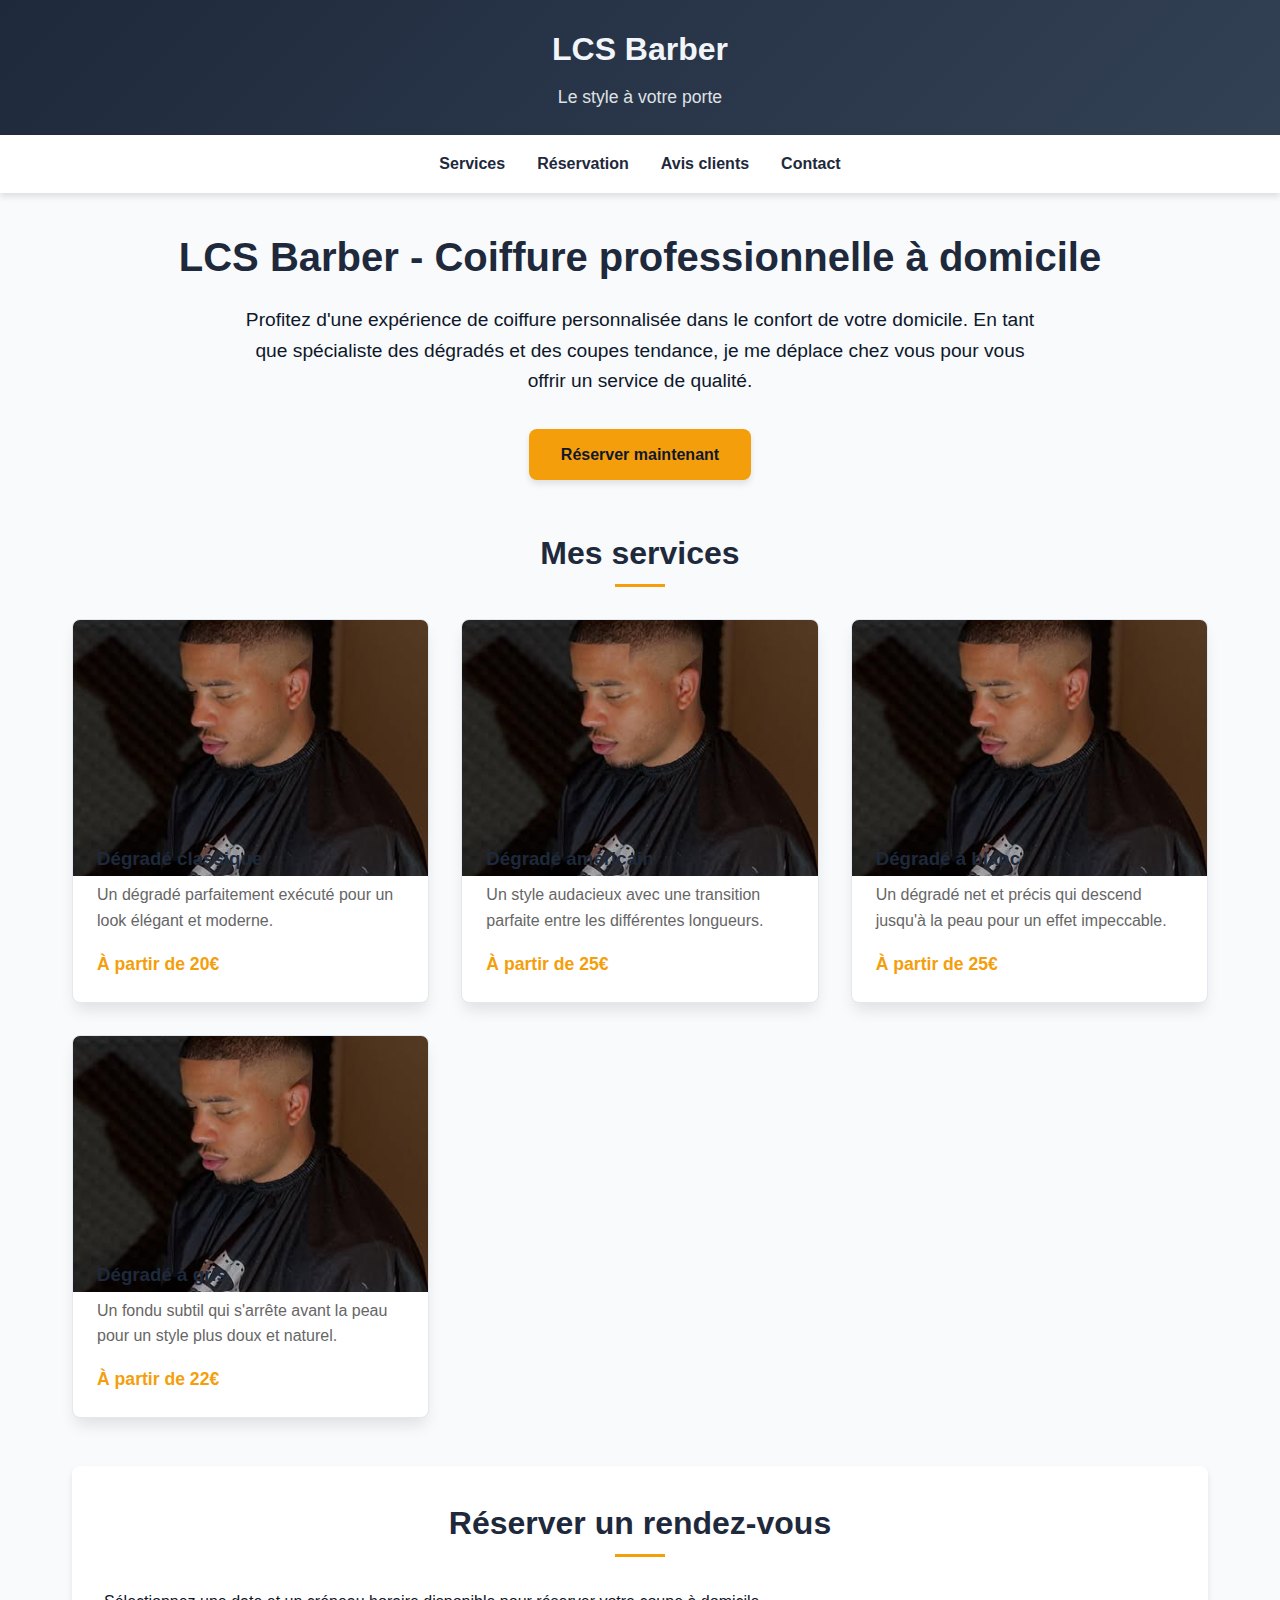
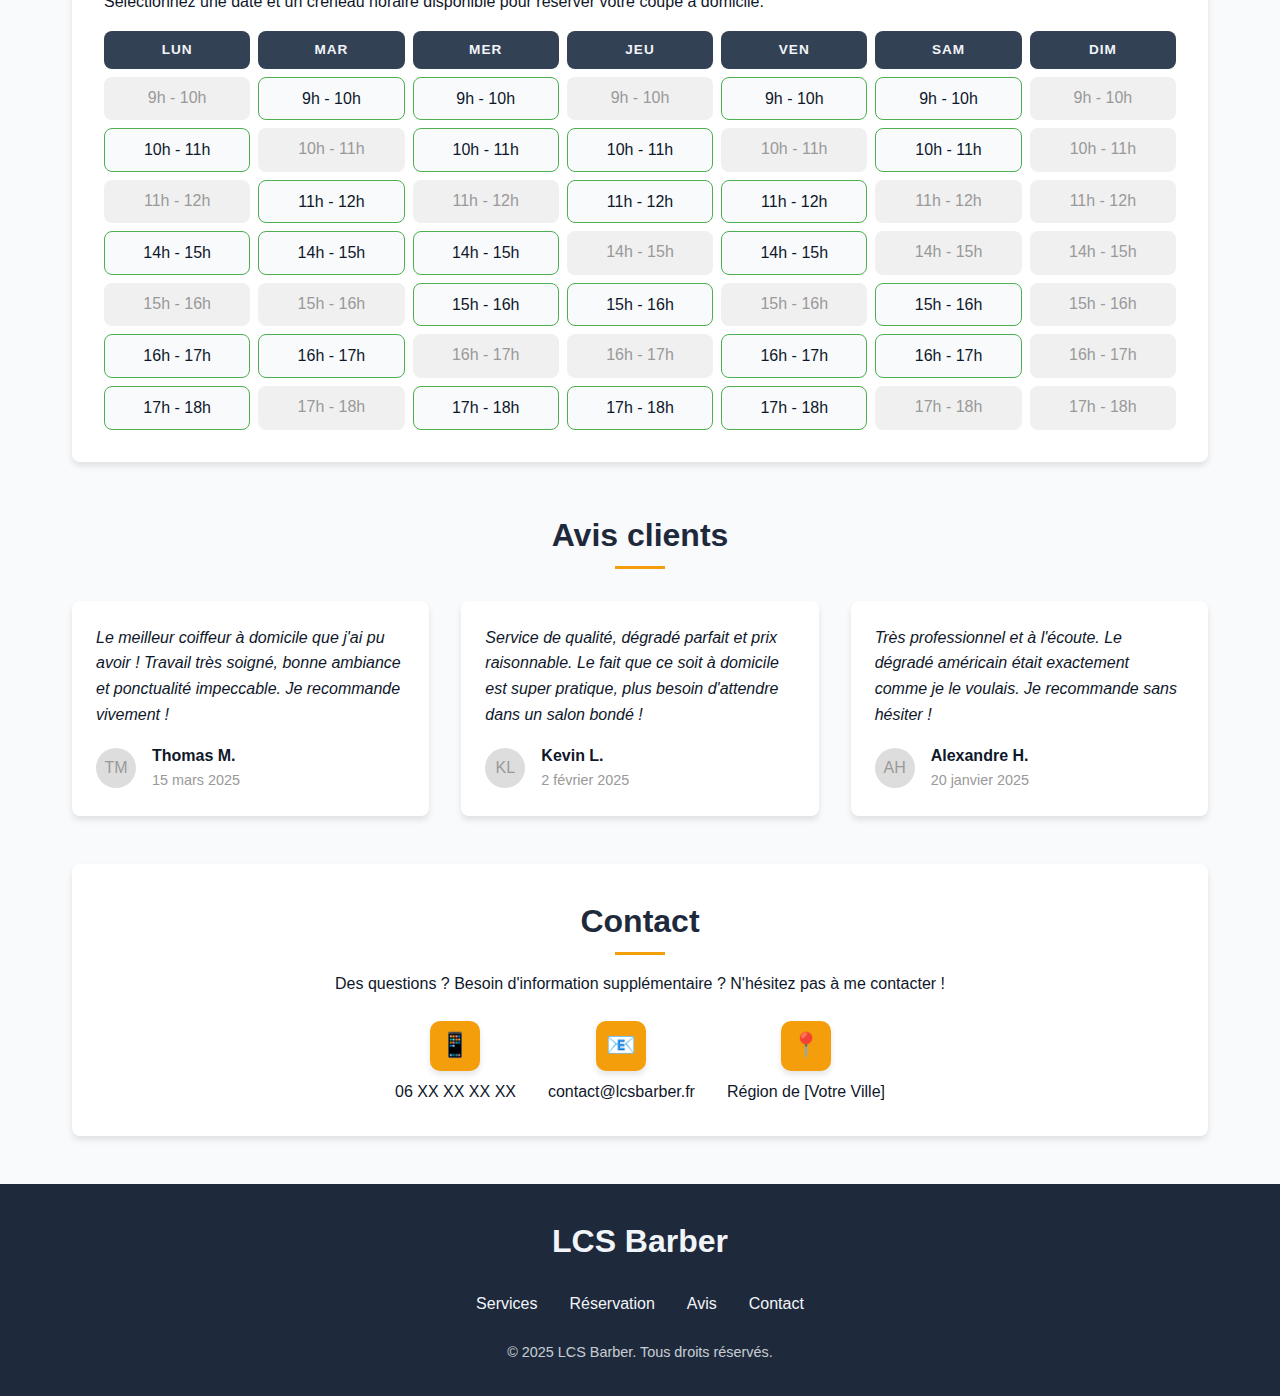
<file: Hair-web-site/index.html>
<!DOCTYPE html>
<html lang="fr">
<head>
    <meta charset="UTF-8">
    <meta name="viewport" content="width=device-width, initial-scale=1.0">
    <title>LCS Barber - Coiffure à Domicile</title>
    <style>
        :root {
            --primary-color: #1e293b;
            --secondary-color: #334155;
            --accent-color: #f59e0b;
            --light-bg: #f8fafc;
            --dark-text: #0f172a;
            --light-text: #f1f5f9;
            --border-radius: 8px;
            --box-shadow: 0 4px 6px rgba(0, 0, 0, 0.1);
        }

        * {
            margin: 0;
            padding: 0;
            box-sizing: border-box;
            font-family: 'Segoe UI', Tahoma, Geneva, Verdana, sans-serif;
        }

        body {
            background-color: var(--light-bg);
            color: var(--dark-text);
            line-height: 1.6;
        }

        header {
            background: linear-gradient(135deg, var(--primary-color), var(--secondary-color));
            color: var(--light-text);
            padding: 1.5rem 2rem;
            text-align: center;
            box-shadow: 0 4px 10px rgba(0, 0, 0, 0.2);
        }

        .logo {
            font-size: 2rem;
            font-weight: bold;
            margin-bottom: 0.5rem;
        }

        .tagline {
            font-size: 1.1rem;
            opacity: 0.9;
        }

        nav {
            background-color: #fff;
            box-shadow: var(--box-shadow);
            padding: 1rem 2rem;
        }

        nav ul {
            display: flex;
            justify-content: center;
            list-style: none;
            gap: 2rem;
        }

        nav a {
            color: var(--primary-color);
            text-decoration: none;
            font-weight: 600;
            transition: color 0.3s ease;
        }

        nav a:hover {
            color: var(--secondary-color);
        }

        main {
            max-width: 1200px;
            margin: 2rem auto;
            padding: 0 2rem;
        }

        .hero {
            display: flex;
            flex-direction: column;
            align-items: center;
            text-align: center;
            margin-bottom: 3rem;
        }

        .hero h1 {
            font-size: 2.5rem;
            margin-bottom: 1rem;
            color: var(--primary-color);
        }

        .hero p {
            font-size: 1.2rem;
            max-width: 800px;
            margin-bottom: 2rem;
        }

        .cta-button {
            display: inline-block;
            background: var(--accent-color);
            color: var(--dark-text);
            padding: 0.8rem 2rem;
            border-radius: 8px;
            text-decoration: none;
            font-weight: bold;
            transition: transform 0.3s ease, box-shadow 0.3s ease, background-color 0.3s ease;
            box-shadow: var(--box-shadow);
        }

        .cta-button:hover {
            transform: translateY(-3px);
            box-shadow: 0 6px 12px rgba(0, 0, 0, 0.15);
        }

        .section-title {
            font-size: 2rem;
            color: var(--primary-color);
            text-align: center;
            margin-bottom: 2rem;
            position: relative;
            padding-bottom: 0.5rem;
        }

        .section-title::after {
            content: "";
            position: absolute;
            bottom: 0;
            left: 50%;
            transform: translateX(-50%);
            width: 50px;
            height: 3px;
            background: var(--accent-color);
        }

        .services {
            display: grid;
            grid-template-columns: repeat(auto-fit, minmax(300px, 1fr));
            gap: 2rem;
            margin-bottom: 3rem;
        }

        .service-card {
            background-color: #fff;
            border-radius: var(--border-radius);
            overflow: hidden;
            box-shadow: 0 10px 15px -3px rgba(0, 0, 0, 0.1);
            transition: transform 0.3s ease, box-shadow 0.3s ease;
            border: 1px solid #e2e8f0;
        }

        .service-card:hover {
            transform: translateY(-5px);
        }

        .service-image {
            height: 200px;
            background-color: #ddd;
            display: flex;
            align-items: center;
            justify-content: center;
            color: #999;
        }

        .service-content {
            padding: 1.5rem;
        }

        .service-content h3 {
            color: var(--primary-color);
            margin-bottom: 0.5rem;
        }

        .service-content p {
            margin-bottom: 1rem;
            color: #666;
        }

        .service-price {
            font-weight: bold;
            color: var(--accent-color);
            font-size: 1.1rem;
            margin-top: 0.5rem;
        }

        .booking-system {
            background-color: #fff;
            border-radius: var(--border-radius);
            box-shadow: var(--box-shadow);
            padding: 2rem;
            margin-bottom: 3rem;
        }

        .booking-grid {
            display: grid;
            grid-template-columns: repeat(7, 1fr);
            gap: 0.5rem;
            margin-top: 1rem;
        }

        .booking-day {
            text-align: center;
            font-weight: bold;
            padding: 0.5rem;
            background-color: var(--secondary-color);
            color: var(--light-text);
            border-radius: var(--border-radius);
            text-transform: uppercase;
            font-size: 0.85rem;
            letter-spacing: 1px;
        }

        .time-slot {
            text-align: center;
            padding: 0.5rem;
            background-color: var(--light-bg);
            border-radius: var(--border-radius);
            cursor: pointer;
            transition: background-color 0.3s ease;
        }

        .time-slot:hover {
            background-color: #e0e0e0;
        }

        .time-slot.available {
            border: 1px solid #4CAF50;
        }

        .time-slot.booked {
            background-color: #f0f0f0;
            color: #999;
            cursor: not-allowed;
        }

        .booking-form {
            margin-top: 2rem;
        }

        .form-group {
            margin-bottom: 1rem;
        }

        .form-group label {
            display: block;
            margin-bottom: 0.5rem;
            font-weight: 600;
        }

        .form-control {
            width: 100%;
            padding: 0.8rem;
            border: 1px solid #ddd;
            border-radius: var(--border-radius);
            font-size: 1rem;
        }

        .submit-btn {
            background: var(--accent-color);
            color: var(--dark-text);
            border: none;
            padding: 0.8rem 2rem;
            border-radius: 8px;
            cursor: pointer;
            font-weight: bold;
            transition: transform 0.3s ease, box-shadow 0.3s ease, background-color 0.3s ease;
            box-shadow: var(--box-shadow);
        }

        .submit-btn:hover {
            transform: translateY(-3px);
            box-shadow: 0 6px 12px rgba(0, 0, 0, 0.15);
        }

        .testimonials {
            margin-bottom: 3rem;
        }

        .testimonial-grid {
            display: grid;
            grid-template-columns: repeat(auto-fit, minmax(300px, 1fr));
            gap: 2rem;
        }

        .testimonial-card {
            background-color: #fff;
            border-radius: var(--border-radius);
            box-shadow: var(--box-shadow);
            padding: 1.5rem;
            position: relative;
        }

        .testimonial-card::before {
            content: """;
            position: absolute;
            top: 10px;
            left: 10px;
            font-size: 3rem;
            color: rgba(0, 0, 0, 0.1);
            font-family: serif;
        }

        .testimonial-content {
            margin-bottom: 1rem;
            font-style: italic;
        }

        .testimonial-author {
            display: flex;
            align-items: center;
        }

        .testimonial-avatar {
            width: 40px;
            height: 40px;
            border-radius: 50%;
            background-color: #ddd;
            margin-right: 1rem;
            display: flex;
            align-items: center;
            justify-content: center;
            color: #999;
        }

        .testimonial-name {
            font-weight: bold;
        }

        .testimonial-date {
            font-size: 0.9rem;
            color: #999;
        }

        .contact-info {
            background-color: #fff;
            border-radius: var(--border-radius);
            box-shadow: var(--box-shadow);
            padding: 2rem;
            text-align: center;
        }

        .contact-info h2 {
            margin-bottom: 1rem;
        }

        .contact-methods {
            display: flex;
            justify-content: center;
            gap: 2rem;
            margin-top: 1.5rem;
            flex-wrap: wrap;
        }

        .contact-method {
            display: flex;
            flex-direction: column;
            align-items: center;
        }

        .contact-icon {
            width: 50px;
            height: 50px;
            border-radius: 10px;
            background-color: var(--accent-color);
            color: var(--dark-text);
            display: flex;
            align-items: center;
            justify-content: center;
            margin-bottom: 0.5rem;
            font-size: 1.5rem;
            box-shadow: 0 4px 6px rgba(0, 0, 0, 0.1);
        }

        footer {
            background: var(--primary-color);
            color: var(--light-text);
            text-align: center;
            padding: 2rem;
            margin-top: 3rem;
        }

        .footer-content {
            max-width: 800px;
            margin: 0 auto;
        }

        .footer-links {
            display: flex;
            justify-content: center;
            gap: 2rem;
            margin: 1.5rem 0;
        }

        .footer-links a {
            color: var(--light-text);
            text-decoration: none;
            transition: opacity 0.3s ease;
        }

        .footer-links a:hover {
            opacity: 0.8;
        }

        .copyright {
            opacity: 0.8;
            font-size: 0.9rem;
        }

        /* Modal Styles */
        .modal {
            display: none;
            position: fixed;
            top: 0;
            left: 0;
            width: 100%;
            height: 100%;
            background-color: rgba(0, 0, 0, 0.5);
            z-index: 1000;
            align-items: center;
            justify-content: center;
        }

        .modal-content {
            background-color: #fff;
            border-radius: var(--border-radius);
            max-width: 500px;
            width: 90%;
            padding: 2rem;
            position: relative;
            box-shadow: 0 8px 16px rgba(0, 0, 0, 0.2);
        }

        .close-modal {
            position: absolute;
            top: 10px;
            right: 10px;
            font-size: 1.5rem;
            cursor: pointer;
            color: #999;
            transition: color 0.3s ease;
        }

        .close-modal:hover {
            color: var(--primary-color);
        }

        @media (max-width: 768px) {
            nav ul {
                flex-direction: column;
                gap: 1rem;
                align-items: center;
            }

            .hero h1 {
                font-size: 2rem;
            }

            .hero p {
                font-size: 1rem;
            }

            .services {
                grid-template-columns: 1fr;
            }

            .booking-grid {
                grid-template-columns: repeat(3, 1fr);
            }
        }
    </style>
</head>
<body>
    <header>
        <div class="logo">LCS Barber</div>
        <div class="tagline">Le style à votre porte</div>
    </header>

    <nav>
        <ul>
            <li><a href="services.html">Services</a></li>
            <li><a href="reservation.html">Réservation</a></li>
            <li><a href="témoignages.html">Avis clients</a></li>
            <li><a href="contact.html">Contact</a></li>
        </ul>
    </nav>

    <main>
        <section class="hero">
            <h1>LCS Barber - Coiffure professionnelle à domicile</h1>
            <p>Profitez d'une expérience de coiffure personnalisée dans le confort de votre domicile. En tant que spécialiste des dégradés et des coupes tendance, je me déplace chez vous pour vous offrir un service de qualité.</p>
            <a href="#booking" class="cta-button">Réserver maintenant</a>
        </section>

        <section id="services">
            <h2 class="section-title">Mes services</h2>
            <div class="services">
                <div class="service-card">
                    <div class="service-image">
                        <img src="dégradé haut.png" alt="Dégradé classique" />
                    </div>
                    <div class="service-content">
                        <h3>Dégradé classique</h3>
                        <p>Un dégradé parfaitement exécuté pour un look élégant et moderne.</p>
                        <div class="service-price">À partir de 20€</div>
                    </div>
                </div>
                <div class="service-card">
                    <div class="service-image">
                        <img src="dégradé haut.png" alt="Dégradé américain" />
                    </div>
                    <div class="service-content">
                        <h3>Dégradé américain</h3>
                        <p>Un style audacieux avec une transition parfaite entre les différentes longueurs.</p>
                        <div class="service-price">À partir de 25€</div>
                    </div>
                </div>
                <div class="service-card">
                    <div class="service-image">
                        <img src="dégradé haut.png" alt="Dégradé à blanc" />
                    </div>
                    <div class="service-content">
                        <h3>Dégradé à blanc</h3>
                        <p>Un dégradé net et précis qui descend jusqu'à la peau pour un effet impeccable.</p>
                        <div class="service-price">À partir de 25€</div>
                    </div>
                </div>
                <div class="service-card">
                    <div class="service-image">
                        <img src="dégradé haut.png" alt="Dégradé à gris" />
                    </div>
                    <div class="service-content">
                        <h3>Dégradé à gris</h3>
                        <p>Un fondu subtil qui s'arrête avant la peau pour un style plus doux et naturel.</p>
                        <div class="service-price">À partir de 22€</div>
                    </div>
                </div>
            </div>
        </section>

        <section id="booking" class="booking-system">
            <h2 class="section-title">Réserver un rendez-vous</h2>
            <p>Sélectionnez une date et un créneau horaire disponible pour réserver votre coupe à domicile.</p>
            
            <div class="booking-grid">
                <div class="booking-day">Lun</div>
                <div class="booking-day">Mar</div>
                <div class="booking-day">Mer</div>
                <div class="booking-day">Jeu</div>
                <div class="booking-day">Ven</div>
                <div class="booking-day">Sam</div>
                <div class="booking-day">Dim</div>
                
                <!-- Semaine exemple -->
                <div class="time-slot booked">9h - 10h</div>
                <div class="time-slot available" onclick="openBookingModal('Mardi', '9h - 10h')">9h - 10h</div>
                <div class="time-slot available" onclick="openBookingModal('Mercredi', '9h - 10h')">9h - 10h</div>
                <div class="time-slot booked">9h - 10h</div>
                <div class="time-slot available" onclick="openBookingModal('Vendredi', '9h - 10h')">9h - 10h</div>
                <div class="time-slot available" onclick="openBookingModal('Samedi', '9h - 10h')">9h - 10h</div>
                <div class="time-slot booked">9h - 10h</div>
                
                <div class="time-slot available" onclick="openBookingModal('Lundi', '10h - 11h')">10h - 11h</div>
                <div class="time-slot booked">10h - 11h</div>
                <div class="time-slot available" onclick="openBookingModal('Mercredi', '10h - 11h')">10h - 11h</div>
                <div class="time-slot available" onclick="openBookingModal('Jeudi', '10h - 11h')">10h - 11h</div>
                <div class="time-slot booked">10h - 11h</div>
                <div class="time-slot available" onclick="openBookingModal('Samedi', '10h - 11h')">10h - 11h</div>
                <div class="time-slot booked">10h - 11h</div>
                
                <div class="time-slot booked">11h - 12h</div>
                <div class="time-slot available" onclick="openBookingModal('Mardi', '11h - 12h')">11h - 12h</div>
                <div class="time-slot booked">11h - 12h</div>
                <div class="time-slot available" onclick="openBookingModal('Jeudi', '11h - 12h')">11h - 12h</div>
                <div class="time-slot available" onclick="openBookingModal('Vendredi', '11h - 12h')">11h - 12h</div>
                <div class="time-slot booked">11h - 12h</div>
                <div class="time-slot booked">11h - 12h</div>
                
                <!-- Après-midi -->
                <div class="time-slot available" onclick="openBookingModal('Lundi', '14h - 15h')">14h - 15h</div>
                <div class="time-slot available" onclick="openBookingModal('Mardi', '14h - 15h')">14h - 15h</div>
                <div class="time-slot available" onclick="openBookingModal('Mercredi', '14h - 15h')">14h - 15h</div>
                <div class="time-slot booked">14h - 15h</div>
                <div class="time-slot available" onclick="openBookingModal('Vendredi', '14h - 15h')">14h - 15h</div>
                <div class="time-slot booked">14h - 15h</div>
                <div class="time-slot booked">14h - 15h</div>
                
                <div class="time-slot booked">15h - 16h</div>
                <div class="time-slot booked">15h - 16h</div>
                <div class="time-slot available" onclick="openBookingModal('Mercredi', '15h - 16h')">15h - 16h</div>
                <div class="time-slot available" onclick="openBookingModal('Jeudi', '15h - 16h')">15h - 16h</div>
                <div class="time-slot booked">15h - 16h</div>
                <div class="time-slot available" onclick="openBookingModal('Samedi', '15h - 16h')">15h - 16h</div>
                <div class="time-slot booked">15h - 16h</div>
                
                <div class="time-slot available" onclick="openBookingModal('Lundi', '16h - 17h')">16h - 17h</div>
                <div class="time-slot available" onclick="openBookingModal('Mardi', '16h - 17h')">16h - 17h</div>
                <div class="time-slot booked">16h - 17h</div>
                <div class="time-slot booked">16h - 17h</div>
                <div class="time-slot available" onclick="openBookingModal('Vendredi', '16h - 17h')">16h - 17h</div>
                <div class="time-slot available" onclick="openBookingModal('Samedi', '16h - 17h')">16h - 17h</div>
                <div class="time-slot booked">16h - 17h</div>
                
                <div class="time-slot available" onclick="openBookingModal('Lundi', '17h - 18h')">17h - 18h</div>
                <div class="time-slot booked">17h - 18h</div>
                <div class="time-slot available" onclick="openBookingModal('Mercredi', '17h - 18h')">17h - 18h</div>
                <div class="time-slot available" onclick="openBookingModal('Jeudi', '17h - 18h')">17h - 18h</div>
                <div class="time-slot available" onclick="openBookingModal('Vendredi', '17h - 18h')">17h - 18h</div>
                <div class="time-slot booked">17h - 18h</div>
                <div class="time-slot booked">17h - 18h</div>
            </div>
        </section>

        <section id="testimonials" class="testimonials">
            <h2 class="section-title">Avis clients</h2>
            <div class="testimonial-grid">
                <div class="testimonial-card">
                    <div class="testimonial-content">
                        Le meilleur coiffeur à domicile que j'ai pu avoir ! Travail très soigné, bonne ambiance et ponctualité impeccable. Je recommande vivement !
                    </div>
                    <div class="testimonial-author">
                        <div class="testimonial-avatar">TM</div>
                        <div>
                            <div class="testimonial-name">Thomas M.</div>
                            <div class="testimonial-date">15 mars 2025</div>
                        </div>
                    </div>
                </div>
                <div class="testimonial-card">
                    <div class="testimonial-content">
                        Service de qualité, dégradé parfait et prix raisonnable. Le fait que ce soit à domicile est super pratique, plus besoin d'attendre dans un salon bondé !
                    </div>
                    <div class="testimonial-author">
                        <div class="testimonial-avatar">KL</div>
                        <div>
                            <div class="testimonial-name">Kevin L.</div>
                            <div class="testimonial-date">2 février 2025</div>
                        </div>
                    </div>
                </div>
                <div class="testimonial-card">
                    <div class="testimonial-content">
                        Très professionnel et à l'écoute. Le dégradé américain était exactement comme je le voulais. Je recommande sans hésiter !
                    </div>
                    <div class="testimonial-author">
                        <div class="testimonial-avatar">AH</div>
                        <div>
                            <div class="testimonial-name">Alexandre H.</div>
                            <div class="testimonial-date">20 janvier 2025</div>
                        </div>
                    </div>
                </div>
            </div>
        </section>

        <section id="contact" class="contact-info">
            <h2 class="section-title">Contact</h2>
            <p>Des questions ? Besoin d'information supplémentaire ? N'hésitez pas à me contacter !</p>
            <div class="contact-methods">
                <div class="contact-method">
                    <div class="contact-icon">📱</div>
                    <div>06 XX XX XX XX</div>
                </div>
                <div class="contact-method">
                    <div class="contact-icon">📧</div>
                    <div>contact@lcsbarber.fr</div>
                </div>
                <div class="contact-method">
                    <div class="contact-icon">📍</div>
                    <div>Région de [Votre Ville]</div>
                </div>
            </div>
        </section>
    </main>

    <footer>
        <div class="footer-content">
            <div class="logo">LCS Barber</div>
            <div class="footer-links">
                <a href="#services">Services</a>
                <a href="#booking">Réservation</a>
                <a href="#testimonials">Avis</a>
                <a href="#contact">Contact</a>
            </div>
            <div class="copyright">
                &copy; 2025 LCS Barber. Tous droits réservés.
            </div>
        </div>
    </footer>

    <!-- Modal de réservation -->
    <div class="modal" id="bookingModal">
        <div class="modal-content">
            <span class="close-modal" onclick="closeModal()">&times;</span>
            <h2>Réserver un rendez-vous</h2>
            <p id="selectedTime">Créneau sélectionné : <span></span></p>
            <form class="booking-form">
                <div class="form-group">
                    <label for="name">Nom complet</label>
                    <input type="text" id="name" class="form-control" required>
                </div>
                <div class="form-group">
                    <label for="phone">Téléphone</label>
                    <input type="tel" id="phone" class="form-control" required>
                </div>
                <div class="form-group">
                    <label for="email">Email</label>
                    <input type="email" id="email" class="form-control" required>
                </div>
                <div class="form-group">
                    <label for="address">Adresse complète</label>
                    <input type="text" id="address" class="form-control" required>
                </div>
                <div class="form-group">
                    <label for="service">Service souhaité</label>
                    <select id="service" class="form-control" required>
                        <option value="">Sélectionnez un service</option>
                        <option value="degrade-classique">Dégradé classique (20€)</option>
                        <option value="degrade-americain">Dégradé américain (25€)</option>
                        <option value="degrade-blanc">Dégradé à blanc (25€)</option>
                        <option value="degrade-gris">Dégradé à gris (22€)</option>
                    </select>
                </div>
                <div class="form-group">
                    <label for="notes">Notes ou demandes particulières</label>
                    <textarea id="notes" class="form-control" rows="3"></textarea>
                </div>
                <button type="submit" class="submit-btn">Confirmer la réservation</button>
            </form>
        </div>
    </div>

    <script>
        // Fonction pour ouvrir le modal de réservation
        function openBookingModal(day, time) {
            const modal = document.getElementById('bookingModal');
            const selectedTimeSpan = document.querySelector('#selectedTime span');
            selectedTimeSpan.textContent = day + ', ' + time;
            modal.style.display = 'flex';
        }

        // Fonction pour fermer le modal
        function closeModal() {
            const modal = document.getElementById('bookingModal');
            modal.style.display = 'none';
        }

        // Fermer le modal si on clique en dehors
        window.onclick = function(event) {
            const modal = document.getElementById('bookingModal');
            if (event.target == modal) {
                modal.style.display = 'none';
            }
        }

        // Gestion du formulaire de réservation
        document.querySelector('.booking-form').addEventListener('submit', function(e) {
            e.preventDefault();
            alert('Merci pour votre réservation ! Vous recevrez une confirmation par email dans les plus brefs délais.');
            closeModal();
        });
    </script>
</body>
</html>
</file>
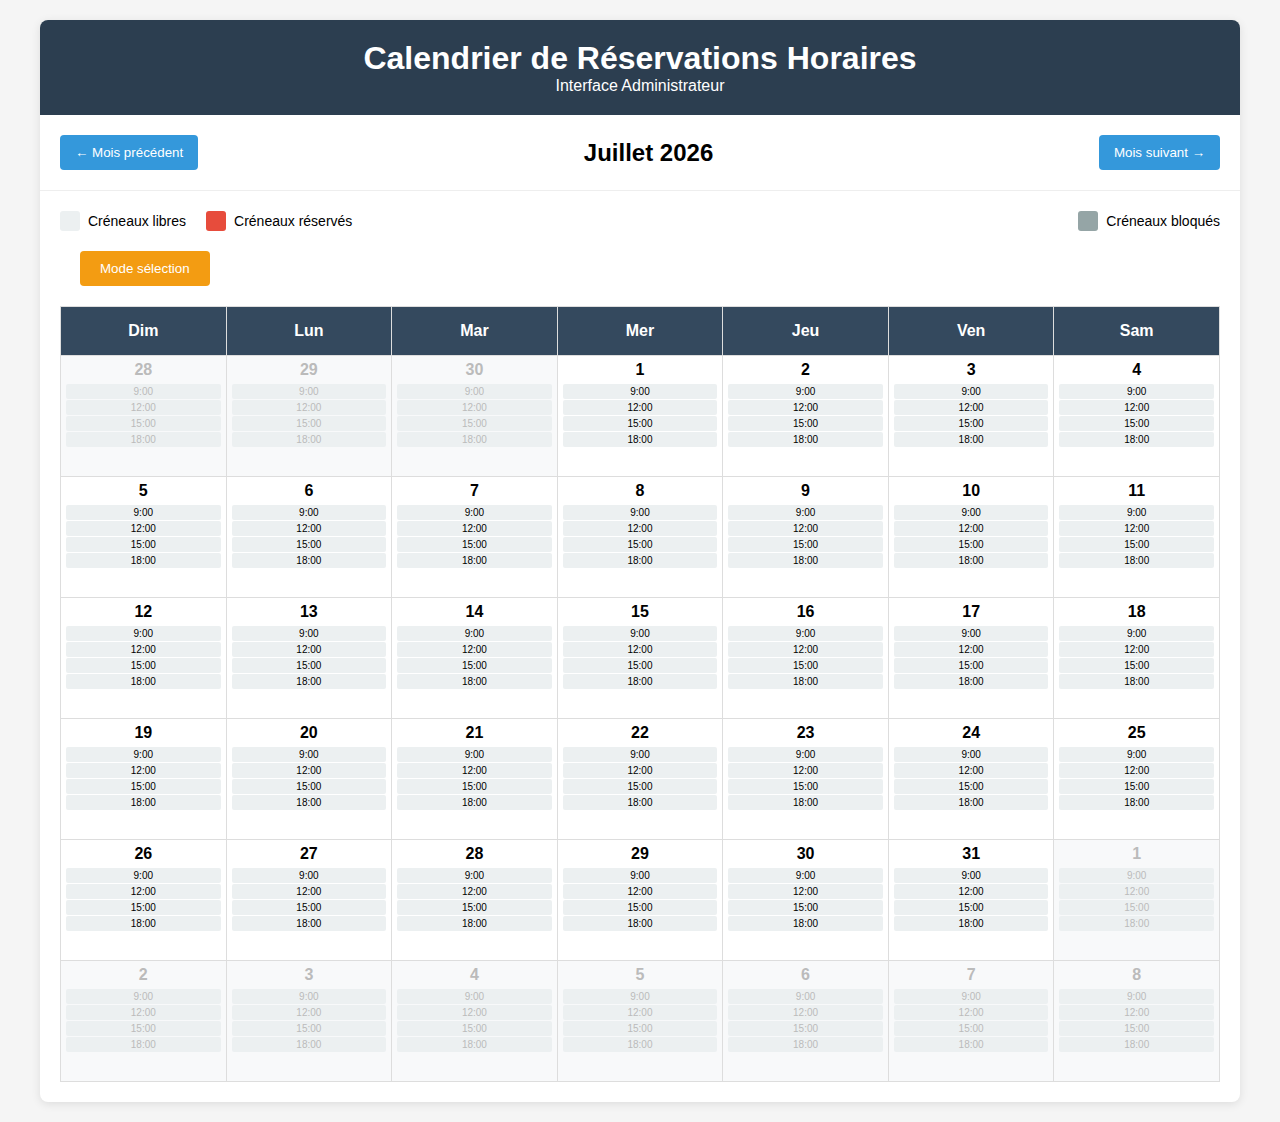
<file: user + admin/index.html>
<!DOCTYPE html>
<html lang="fr">
<head>
    <meta charset="UTF-8">
    <meta name="viewport" content="width=device-width, initial-scale=1.0">
    <title>Calendrier Horaire - Réservations</title>
    <style>
        * {
            margin: 0;
            padding: 0;
            box-sizing: border-box;
        }

        body {
            font-family: Arial, sans-serif;
            background-color: #f5f5f5;
            padding: 20px;
        }

        .container {
            max-width: 1200px;
            margin: 0 auto;
            background: white;
            border-radius: 8px;
            box-shadow: 0 2px 10px rgba(0,0,0,0.1);
            overflow: hidden;
        }

        .header {
            background: #2c3e50;
            color: white;
            padding: 20px;
            text-align: center;
        }

        .nav {
            display: flex;
            justify-content: space-between;
            align-items: center;
            padding: 20px;
            border-bottom: 1px solid #eee;
        }

        .nav button {
            background: #3498db;
            color: white;
            border: none;
            padding: 10px 15px;
            border-radius: 4px;
            cursor: pointer;
        }

        .nav button:hover {
            background: #2980b9;
        }

        .view-toggle {
            display: flex;
            gap: 10px;
            margin-bottom: 20px;
            padding: 0 20px;
        }

        .view-toggle button {
            background: #95a5a6;
            color: white;
            border: none;
            padding: 10px 20px;
            border-radius: 4px;
            cursor: pointer;
        }

        .view-toggle button.active {
            background: #3498db;
        }

        .calendar {
            padding: 20px;
        }

        .calendar-grid {
            display: grid;
            grid-template-columns: repeat(7, 1fr);
            gap: 1px;
            background: #ddd;
            border: 1px solid #ddd;
        }

        .calendar-header {
            background: #34495e;
            color: white;
            padding: 15px 5px;
            text-align: center;
            font-weight: bold;
        }

        .calendar-day {
            background: white;
            min-height: 120px;
            padding: 5px;
            cursor: pointer;
            transition: background-color 0.2s;
        }

        .calendar-day:hover {
            background: #f8f9fa;
        }

        .calendar-day.other-month {
            background: #f8f9fa;
            color: #bbb;
        }

        .day-number {
            font-weight: bold;
            margin-bottom: 5px;
            text-align: center;
        }

        .time-slots {
            display: flex;
            flex-direction: column;
            gap: 1px;
        }

        .time-slot {
            background: #ecf0f1;
            padding: 2px 4px;
            font-size: 10px;
            border-radius: 2px;
            text-align: center;
            cursor: pointer;
        }

        .time-slot:hover {
            background: #bdc3c7;
        }

        .time-slot.reserved {
            background: #e74c3c;
            color: white;
        }

        .time-slot.reserved:hover {
            background: #c0392b;
        }

        .day-view {
            display: none;
            padding: 20px;
        }

        .day-view.active {
            display: block;
        }

        .day-header {
            text-align: center;
            margin-bottom: 30px;
            padding: 20px;
            background: #34495e;
            color: white;
            border-radius: 8px;
        }

        .hours-grid {
            display: grid;
            grid-template-columns: repeat(auto-fit, minmax(150px, 1fr));
            gap: 10px;
        }

        .hour-slot {
            background: white;
            border: 2px solid #ecf0f1;
            border-radius: 8px;
            padding: 15px;
            text-align: center;
            cursor: pointer;
            transition: all 0.2s;
        }

        .hour-slot:hover {
            border-color: #3498db;
        }

        .hour-slot.reserved {
            background: #e74c3c;
            color: white;
            border-color: #c0392b;
        }

        .hour-slot.reserved:hover {
            background: #c0392b;
        }

        .hour-time {
            font-weight: bold;
            font-size: 16px;
            margin-bottom: 8px;
        }

        .hour-client {
            font-size: 12px;
            opacity: 0.9;
        }

        .modal {
            display: none;
            position: fixed;
            top: 0;
            left: 0;
            width: 100%;
            height: 100%;
            background: rgba(0,0,0,0.5);
            z-index: 1000;
        }

        .modal-content {
            position: absolute;
            top: 50%;
            left: 50%;
            transform: translate(-50%, -50%);
            background: white;
            padding: 30px;
            border-radius: 8px;
            width: 400px;
            max-width: 90%;
        }

        .modal h3 {
            margin-bottom: 20px;
            color: #2c3e50;
        }

        .form-group {
            margin-bottom: 15px;
        }

        .form-group label {
            display: block;
            margin-bottom: 5px;
            font-weight: bold;
        }

        .form-group input, .form-group select {
            width: 100%;
            padding: 10px;
            border: 1px solid #ddd;
            border-radius: 4px;
        }

        .modal-buttons {
            display: flex;
            gap: 10px;
            justify-content: flex-end;
            margin-top: 20px;
        }

        .btn {
            padding: 10px 20px;
            border: none;
            border-radius: 4px;
            cursor: pointer;
        }

        .btn-primary {
            background: #3498db;
            color: white;
        }

        .btn-danger {
            background: #e74c3c;
            color: white;
        }

        .btn-secondary {
            background: #95a5a6;
            color: white;
        }

        .legend {
            display: flex;
            gap: 20px;
            margin-bottom: 20px;
            font-size: 14px;
        }

        .legend-item {
            display: flex;
            align-items: center;
            gap: 8px;
        }

        .legend-color {
            width: 20px;
            height: 20px;
            border-radius: 3px;
        }

        .back-to-month {
            background: #95a5a6;
            color: white;
            border: none;
            padding: 10px 20px;
            border-radius: 4px;
            cursor: pointer;
            margin-bottom: 20px;
        }

        .back-to-month:hover {
            background: #7f8c8d;
        }

        .selection-mode {
            background: #f39c12;
            color: white;
            padding: 10px 20px;
            border: none;
            border-radius: 4px;
            cursor: pointer;
            margin-right: 10px;
        }

        .selection-mode.active {
            background: #d68910;
        }

        .selection-controls {
            display: flex;
            gap: 10px;
            margin-bottom: 20px;
            padding: 0 20px;
            flex-wrap: wrap;
        }

        .time-slot.selected, .hour-slot.selected {
            background: #f39c12 !important;
            color: white;
            border: 2px solid #d68910;
        }

        .time-slot.blocked, .hour-slot.blocked {
            background: #95a5a6 !important;
            color: white;
        }

        .time-slot.blocked:hover, .hour-slot.blocked:hover {
            background: #7f8c8d !important;
        }

        .legend-item:nth-child(3) {
            margin-left: auto;
        }

        .block-controls {
            display: none;
            background: #f8f9fa;
            padding: 15px;
            border-radius: 8px;
            margin-bottom: 20px;
            border: 1px solid #dee2e6;
        }

        .block-controls.active {
            display: block;
        }

        .block-controls h3 {
            margin-bottom: 10px;
            color: #2c3e50;
        }

        .block-controls p {
            margin-bottom: 15px;
            color: #6c757d;
        }

        .block-buttons {
            display: flex;
            gap: 10px;
            flex-wrap: wrap;
        }

        .btn-warning {
            background: #f39c12;
            color: white;
        }

        .btn-warning:hover {
            background: #d68910;
        }

        .selection-info {
            background: #e8f4f8;
            padding: 10px;
            border-radius: 4px;
            margin-bottom: 10px;
            font-size: 14px;
            color: #2c3e50;
        }
    </style>
</head>
<body>
    <div class="container">
        <div class="header">
            <h1>Calendrier de Réservations Horaires</h1>
            <p>Interface Administrateur</p>
        </div>

        <!-- Vue mensuelle -->
        <div id="monthView">
            <div class="nav">
                <button onclick="previousMonth()">← Mois précédent</button>
                <h2 id="currentMonth"></h2>
                <button onclick="nextMonth()">Mois suivant →</button>
            </div>

            <div class="calendar">
                <div class="legend">
                    <div class="legend-item">
                        <div class="legend-color" style="background: #ecf0f1;"></div>
                        <span>Créneaux libres</span>
                    </div>
                    <div class="legend-item">
                        <div class="legend-color" style="background: #e74c3c;"></div>
                        <span>Créneaux réservés</span>
                    </div>
                    <div class="legend-item">
                        <div class="legend-color" style="background: #95a5a6;"></div>
                        <span>Créneaux bloqués</span>
                    </div>
                </div>

                <div class="selection-controls">
                    <button class="selection-mode" id="selectionModeBtn" onclick="toggleSelectionMode()">
                        Mode sélection
                    </button>
                    <button class="btn btn-warning" onclick="blockSelectedSlots()" id="blockBtn" style="display: none;">
                        Bloquer la sélection
                    </button>
                    <button class="btn btn-secondary" onclick="clearSelection()" id="clearBtn" style="display: none;">
                        Effacer la sélection
                    </button>
                </div>

                <div class="block-controls" id="blockControls">
                    <h3>Blocage rapide</h3>
                    <p>Sélectionnez d'abord un jour en cliquant dessus, puis choisissez :</p>
                    <div class="selection-info" id="selectionInfo" style="display: none;"></div>
                    <div class="block-buttons">
                        <button class="btn btn-warning" onclick="blockFullDay()" id="blockDayBtn" style="display: none;">
                            Bloquer la journée entière
                        </button>
                        <button class="btn btn-warning" onclick="blockMorning()" id="blockMorningBtn" style="display: none;">
                            Bloquer la matinée (8h-12h)
                        </button>
                        <button class="btn btn-warning" onclick="blockAfternoon()" id="blockAfternoonBtn" style="display: none;">
                            Bloquer l'après-midi (13h-17h)
                        </button>
                        <button class="btn btn-warning" onclick="blockEvening()" id="blockEveningBtn" style="display: none;">
                            Bloquer la soirée (18h-20h)
                        </button>
                    </div>
                </div>

                <div class="calendar-grid" id="calendar">
                    <!-- Le calendrier sera généré ici -->
                </div>
            </div>
        </div>

        <!-- Vue journalière -->
        <div class="day-view" id="dayView">
            <button class="back-to-month" onclick="showMonthView()">← Retour au calendrier</button>
            
            <div class="selection-controls">
                <button class="selection-mode" id="selectionModeBtnDay" onclick="toggleSelectionMode()">
                    Mode sélection
                </button>
                <button class="btn btn-warning" onclick="blockSelectedSlots()" id="blockBtnDay" style="display: none;">
                    Bloquer la sélection
                </button>
                <button class="btn btn-secondary" onclick="clearSelection()" id="clearBtnDay" style="display: none;">
                    Effacer la sélection
                </button>
                <button class="btn btn-warning" onclick="blockCurrentDay()">
                    Bloquer toute la journée
                </button>
            </div>
            
            <div class="day-header">
                <h2 id="selectedDayTitle"></h2>
                <p>Cliquez sur un créneau pour ajouter/modifier une réservation ou utilisez le mode sélection pour bloquer</p>
            </div>
            <div class="hours-grid" id="hoursGrid">
                <!-- Les créneaux horaires seront générés ici -->
            </div>
        </div>
    </div>

    <!-- Modal pour ajouter/modifier une réservation -->
    <div class="modal" id="reservationModal">
        <div class="modal-content">
            <h3 id="modalTitle">Ajouter une réservation</h3>
            <div class="form-group">
                <label>Date et heure:</label>
                <input type="text" id="selectedDateTime" readonly>
            </div>
            <div class="form-group">
                <label>Nom du client:</label>
                <input type="text" id="clientName" placeholder="Nom du client">
            </div>
            <div class="form-group">
                <label>Téléphone (optionnel):</label>
                <input type="text" id="clientPhone" placeholder="Numéro de téléphone">
            </div>
            <div class="form-group">
                <label>Notes (optionnel):</label>
                <input type="text" id="clientNotes" placeholder="Notes complémentaires">
            </div>
            <div class="modal-buttons">
                <button class="btn btn-secondary" onclick="closeModal()">Annuler</button>
                <button class="btn btn-danger" id="deleteBtn" onclick="deleteReservation()" style="display: none;">Supprimer</button>
                <button class="btn btn-primary" onclick="saveReservation()">Enregistrer</button>
            </div>
        </div>
    </div>

    <script>
        // Variables globales
        let currentDate = new Date();
        let reservations = {};
        let blockedSlots = {};
        let selectedDateKey = '';
        let selectedHour = '';
        let currentView = 'month';
        let selectionMode = false;
        let selectedSlots = new Set();
        let selectedDayForBlocking = null;

        const monthNames = [
            'Janvier', 'Février', 'Mars', 'Avril', 'Mai', 'Juin',
            'Juillet', 'Août', 'Septembre', 'Octobre', 'Novembre', 'Décembre'
        ];

        const dayNames = ['Dim', 'Lun', 'Mar', 'Mer', 'Jeu', 'Ven', 'Sam'];

        // Créneaux horaires (8h à 20h)
        const timeSlots = [];
        for (let i = 8; i <= 20; i++) {
            timeSlots.push(`${i}:00`);
        }

        // Initialisation
        document.addEventListener('DOMContentLoaded', function() {
            generateCalendar();
        });

        function generateCalendar() {
            const calendar = document.getElementById('calendar');
            const monthTitle = document.getElementById('currentMonth');
            
            monthTitle.textContent = `${monthNames[currentDate.getMonth()]} ${currentDate.getFullYear()}`;
            calendar.innerHTML = '';
            
            // En-têtes des jours
            dayNames.forEach(day => {
                const header = document.createElement('div');
                header.className = 'calendar-header';
                header.textContent = day;
                calendar.appendChild(header);
            });
            
            const firstDay = new Date(currentDate.getFullYear(), currentDate.getMonth(), 1);
            const startDate = new Date(firstDay);
            startDate.setDate(startDate.getDate() - firstDay.getDay());
            
            // Générer 42 jours (6 semaines)
            for (let i = 0; i < 42; i++) {
                const cellDate = new Date(startDate);
                cellDate.setDate(startDate.getDate() + i);
                
                const dayCell = document.createElement('div');
                dayCell.className = 'calendar-day';
                
                const dayNumber = document.createElement('div');
                dayNumber.className = 'day-number';
                dayNumber.textContent = cellDate.getDate();
                dayCell.appendChild(dayNumber);
                
                if (cellDate.getMonth() !== currentDate.getMonth()) {
                    dayCell.classList.add('other-month');
                }
                
                // Créer les créneaux horaires pour ce jour
                const timeSlotsContainer = document.createElement('div');
                timeSlotsContainer.className = 'time-slots';
                
                const dateKey = cellDate.toISOString().split('T')[0];
                
                // Afficher quelques créneaux principaux
                const mainSlots = ['9:00', '12:00', '15:00', '18:00'];
                mainSlots.forEach(time => {
                    const slot = document.createElement('div');
                    slot.className = 'time-slot';
                    slot.textContent = time;
                    
                    const reservationKey = `${dateKey}_${time}`;
                    if (blockedSlots[reservationKey]) {
                        slot.classList.add('blocked');
                        slot.title = 'Créneau bloqué';
                    } else if (reservations[reservationKey]) {
                        slot.classList.add('reserved');
                        slot.title = reservations[reservationKey].name;
                    }
                    
                    slot.addEventListener('click', (e) => {
                        e.stopPropagation();
                        if (selectionMode) {
                            toggleSlotSelection(reservationKey, slot);
                        } else if (!blockedSlots[reservationKey]) {
                            openModal(dateKey, time, cellDate);
                        }
                    });
                    
                    timeSlotsContainer.appendChild(slot);
                });
                
                dayCell.appendChild(timeSlotsContainer);
                
                // Clic sur le jour pour voir la vue détaillée ou pour sélection
                dayCell.addEventListener('click', () => {
                    if (selectionMode) {
                        selectDayForBlocking(cellDate, dateKey);
                    } else {
                        showDayView(cellDate);
                    }
                });
                
                calendar.appendChild(dayCell);
            }
        }

        function showDayView(date) {
            currentView = 'day';
            const dateKey = date.toISOString().split('T')[0];
            selectedDateKey = dateKey; // Définir selectedDateKey pour la vue journalière
            
            document.getElementById('monthView').style.display = 'none';
            document.getElementById('dayView').style.display = 'block';
            
            const options = { 
                weekday: 'long', 
                year: 'numeric', 
                month: 'long', 
                day: 'numeric' 
            };
            document.getElementById('selectedDayTitle').textContent = 
                date.toLocaleDateString('fr-FR', options);
            
            const hoursGrid = document.getElementById('hoursGrid');
            hoursGrid.innerHTML = '';
            
            timeSlots.forEach(time => {
                const hourSlot = document.createElement('div');
                hourSlot.className = 'hour-slot';
                
                const timeDiv = document.createElement('div');
                timeDiv.className = 'hour-time';
                timeDiv.textContent = time;
                hourSlot.appendChild(timeDiv);
                
                const reservationKey = `${dateKey}_${time}`;
                if (blockedSlots[reservationKey]) {
                    hourSlot.classList.add('blocked');
                    const blockedDiv = document.createElement('div');
                    blockedDiv.className = 'hour-client';
                    blockedDiv.textContent = 'Bloqué';
                    hourSlot.appendChild(blockedDiv);
                } else if (reservations[reservationKey]) {
                    hourSlot.classList.add('reserved');
                    const clientDiv = document.createElement('div');
                    clientDiv.className = 'hour-client';
                    clientDiv.textContent = reservations[reservationKey].name;
                    hourSlot.appendChild(clientDiv);
                } else {
                    const availableDiv = document.createElement('div');
                    availableDiv.className = 'hour-client';
                    availableDiv.textContent = 'Libre';
                    hourSlot.appendChild(availableDiv);
                }
                
                hourSlot.addEventListener('click', () => {
                    if (selectionMode) {
                        toggleSlotSelection(reservationKey, hourSlot);
                    } else if (!blockedSlots[reservationKey]) {
                        openModal(dateKey, time, date);
                    }
                });
                hoursGrid.appendChild(hourSlot);
            });
        }

        function showMonthView() {
            currentView = 'month';
            document.getElementById('dayView').style.display = 'none';
            document.getElementById('monthView').style.display = 'block';
            generateCalendar();
        }

        function openModal(dateKey, time, date) {
            if (blockedSlots[`${dateKey}_${time}`]) {
                alert('Ce créneau est bloqué et ne peut pas être réservé.');
                return;
            }
            
            selectedDateKey = dateKey;
            selectedHour = time;
            
            const modal = document.getElementById('reservationModal');
            const modalTitle = document.getElementById('modalTitle');
            const selectedDateTimeInput = document.getElementById('selectedDateTime');
            const clientNameInput = document.getElementById('clientName');
            const clientPhoneInput = document.getElementById('clientPhone');
            const clientNotesInput = document.getElementById('clientNotes');
            const deleteBtn = document.getElementById('deleteBtn');
            
            const options = { 
                weekday: 'long',
                year: 'numeric', 
                month: 'long', 
                day: 'numeric' 
            };
            selectedDateTimeInput.value = 
                `${date.toLocaleDateString('fr-FR', options)} à ${time}`;
            
            const reservationKey = `${dateKey}_${time}`;
            if (reservations[reservationKey]) {
                modalTitle.textContent = 'Modifier la réservation';
                clientNameInput.value = reservations[reservationKey].name;
                clientPhoneInput.value = reservations[reservationKey].phone || '';
                clientNotesInput.value = reservations[reservationKey].notes || '';
                deleteBtn.style.display = 'inline-block';
            } else {
                modalTitle.textContent = 'Ajouter une réservation';
                clientNameInput.value = '';
                clientPhoneInput.value = '';
                clientNotesInput.value = '';
                deleteBtn.style.display = 'none';
            }
            
            modal.style.display = 'block';
        }

        function closeModal() {
            document.getElementById('reservationModal').style.display = 'none';
        }

        function saveReservation() {
            const clientName = document.getElementById('clientName').value.trim();
            const clientPhone = document.getElementById('clientPhone').value.trim();
            const clientNotes = document.getElementById('clientNotes').value.trim();
            
            if (!clientName) {
                alert('Veuillez entrer un nom de client');
                return;
            }
            
            const reservationKey = `${selectedDateKey}_${selectedHour}`;
            reservations[reservationKey] = {
                name: clientName,
                phone: clientPhone,
                notes: clientNotes,
                date: selectedDateKey,
                time: selectedHour
            };
            
            if (currentView === 'month') {
                generateCalendar();
            } else {
                const selectedDate = new Date(selectedDateKey);
                showDayView(selectedDate);
            }
            
            closeModal();
        }

        function deleteReservation() {
            if (confirm('Êtes-vous sûr de vouloir supprimer cette réservation ?')) {
                const reservationKey = `${selectedDateKey}_${selectedHour}`;
                delete reservations[reservationKey];
                
                if (currentView === 'month') {
                    generateCalendar();
                } else {
                    const selectedDate = new Date(selectedDateKey);
                    showDayView(selectedDate);
                }
                
                closeModal();
            }
        }

        function previousMonth() {
            currentDate.setMonth(currentDate.getMonth() - 1);
            generateCalendar();
        }

        function nextMonth() {
            currentDate.setMonth(currentDate.getMonth() + 1);
            generateCalendar();
        }

        function previousMonth() {
            currentDate.setMonth(currentDate.getMonth() - 1);
            generateCalendar();
        }

        // Fonctions de sélection et blocage
        function toggleSelectionMode() {
            selectionMode = !selectionMode;
            const buttons = ['selectionModeBtn', 'selectionModeBtnDay'];
            const blockButtons = ['blockBtn', 'blockBtnDay'];
            const clearButtons = ['clearBtn', 'clearBtnDay'];
            
            buttons.forEach(btnId => {
                const btn = document.getElementById(btnId);
                if (btn) {
                    if (selectionMode) {
                        btn.classList.add('active');
                        btn.textContent = 'Quitter sélection';
                    } else {
                        btn.classList.remove('active');
                        btn.textContent = 'Mode sélection';
                    }
                }
            });
            
            blockButtons.forEach(btnId => {
                const btn = document.getElementById(btnId);
                if (btn) btn.style.display = selectionMode ? 'inline-block' : 'none';
            });
            
            clearButtons.forEach(btnId => {
                const btn = document.getElementById(btnId);
                if (btn) btn.style.display = selectionMode ? 'inline-block' : 'none';
            });
            
            const blockControls = document.getElementById('blockControls');
            if (blockControls) {
                if (selectionMode) {
                    blockControls.classList.add('active');
                } else {
                    blockControls.classList.remove('active');
                    clearSelection();
                }
            }
        }

        function toggleSlotSelection(slotKey, element) {
            if (selectedSlots.has(slotKey)) {
                selectedSlots.delete(slotKey);
                element.classList.remove('selected');
            } else {
                selectedSlots.add(slotKey);
                element.classList.add('selected');
            }
        }

        function clearSelection() {
            selectedSlots.clear();
            selectedDayForBlocking = null;
            document.querySelectorAll('.selected').forEach(el => {
                el.classList.remove('selected');
            });
            
            const selectionInfo = document.getElementById('selectionInfo');
            if (selectionInfo) {
                selectionInfo.style.display = 'none';
            }
            
            ['blockDayBtn', 'blockMorningBtn', 'blockAfternoonBtn', 'blockEveningBtn'].forEach(btnId => {
                const btn = document.getElementById(btnId);
                if (btn) btn.style.display = 'none';
            });
        }

        function selectDayForBlocking(date, dateKey) {
            selectedDayForBlocking = { date, dateKey };
            
            const selectionInfo = document.getElementById('selectionInfo');
            const options = { weekday: 'long', year: 'numeric', month: 'long', day: 'numeric' };
            selectionInfo.textContent = `Jour sélectionné : ${date.toLocaleDateString('fr-FR', options)}`;
            selectionInfo.style.display = 'block';
            
            ['blockDayBtn', 'blockMorningBtn', 'blockAfternoonBtn', 'blockEveningBtn'].forEach(btnId => {
                const btn = document.getElementById(btnId);
                if (btn) btn.style.display = 'inline-block';
            });
        }

        function blockSelectedSlots() {
            if (selectedSlots.size === 0) {
                alert('Aucun créneau sélectionné');
                return;
            }
            
            const reason = prompt('Raison du blocage (optionnel):') || 'Bloqué';
            
            selectedSlots.forEach(slotKey => {
                // Supprimer la réservation si elle existe
                if (reservations[slotKey]) {
                    delete reservations[slotKey];
                }
                // Bloquer le créneau
                blockedSlots[slotKey] = { reason, blocked_at: new Date().toISOString() };
            });
            
            const selectedCount = selectedSlots.size;
            clearSelection();
            
            if (currentView === 'month') {
                generateCalendar();
            } else {
                const dateKey = Object.keys(blockedSlots)[0].split('_')[0];
                const selectedDate = new Date(dateKey);
                showDayView(selectedDate);
            }
            
            alert(`${selectedCount} créneau(x) bloqué(s) avec succès`);
        }

        function blockFullDay() {
            if (!selectedDayForBlocking) return;
            
            const reason = prompt('Raison du blocage de la journée:') || 'Journée bloquée';
            let blockedCount = 0;
            
            timeSlots.forEach(time => {
                const slotKey = `${selectedDayForBlocking.dateKey}_${time}`;
                if (reservations[slotKey]) {
                    delete reservations[slotKey];
                }
                blockedSlots[slotKey] = { reason, blocked_at: new Date().toISOString() };
                blockedCount++;
            });
            
            clearSelection();
            generateCalendar();
            alert(`Journée entière bloquée (${blockedCount} créneaux)`);
        }

        function blockMorning() {
            blockTimeRange(['8:00', '9:00', '10:00', '11:00', '12:00'], 'Matinée bloquée');
        }

        function blockAfternoon() {
            blockTimeRange(['13:00', '14:00', '15:00', '16:00', '17:00'], 'Après-midi bloqué');
        }

        function blockEvening() {
            blockTimeRange(['18:00', '19:00', '20:00'], 'Soirée bloquée');
        }

        function blockCurrentDay() {
            if (confirm('Êtes-vous sûr de vouloir bloquer toute la journée ?')) {
                const reason = prompt('Raison du blocage:') || 'Journée bloquée';
                const dateKey = selectedDateKey;
                let blockedCount = 0;
                
                timeSlots.forEach(time => {
                    const slotKey = `${dateKey}_${time}`;
                    if (reservations[slotKey]) {
                        delete reservations[slotKey];
                    }
                    blockedSlots[slotKey] = { reason, blocked_at: new Date().toISOString() };
                    blockedCount++;
                });
                
                const selectedDate = new Date(dateKey);
                showDayView(selectedDate);
                alert(`Journée entière bloquée (${blockedCount} créneaux)`);
            }
        }

        function blockTimeRange(times, defaultReason) {
            if (!selectedDayForBlocking) return;
            
            const reason = prompt(`Raison du blocage:`) || defaultReason;
            let blockedCount = 0;
            
            times.forEach(time => {
                const slotKey = `${selectedDayForBlocking.dateKey}_${time}`;
                if (reservations[slotKey]) {
                    delete reservations[slotKey];
                }
                blockedSlots[slotKey] = { reason, blocked_at: new Date().toISOString() };
                blockedCount++;
            });
            
            clearSelection();
            generateCalendar();
            alert(`${blockedCount} créneau(x) bloqué(s)`);
        }

        window.addEventListener('click', function(e) {
            const modal = document.getElementById('reservationModal');
            if (e.target === modal) {
                closeModal();
            }
        });
    </script>
</body>
</html>
</file>
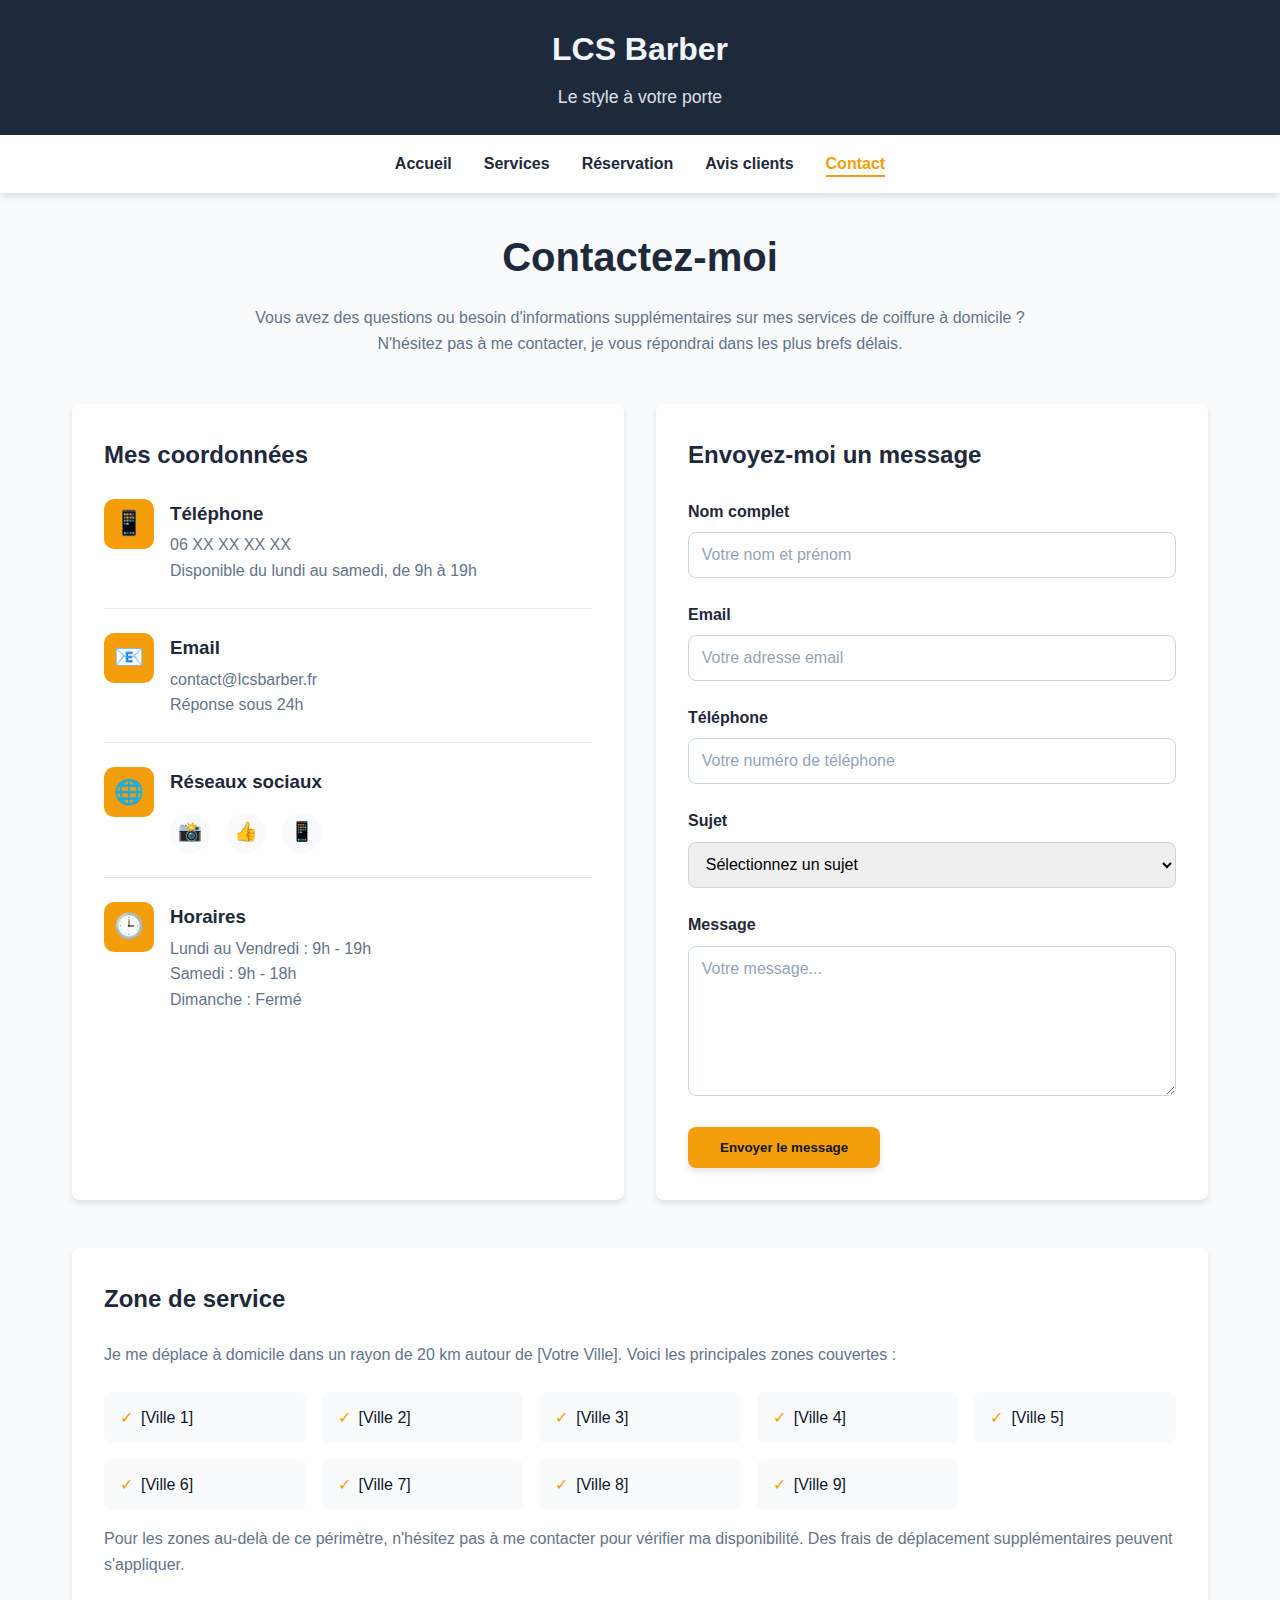
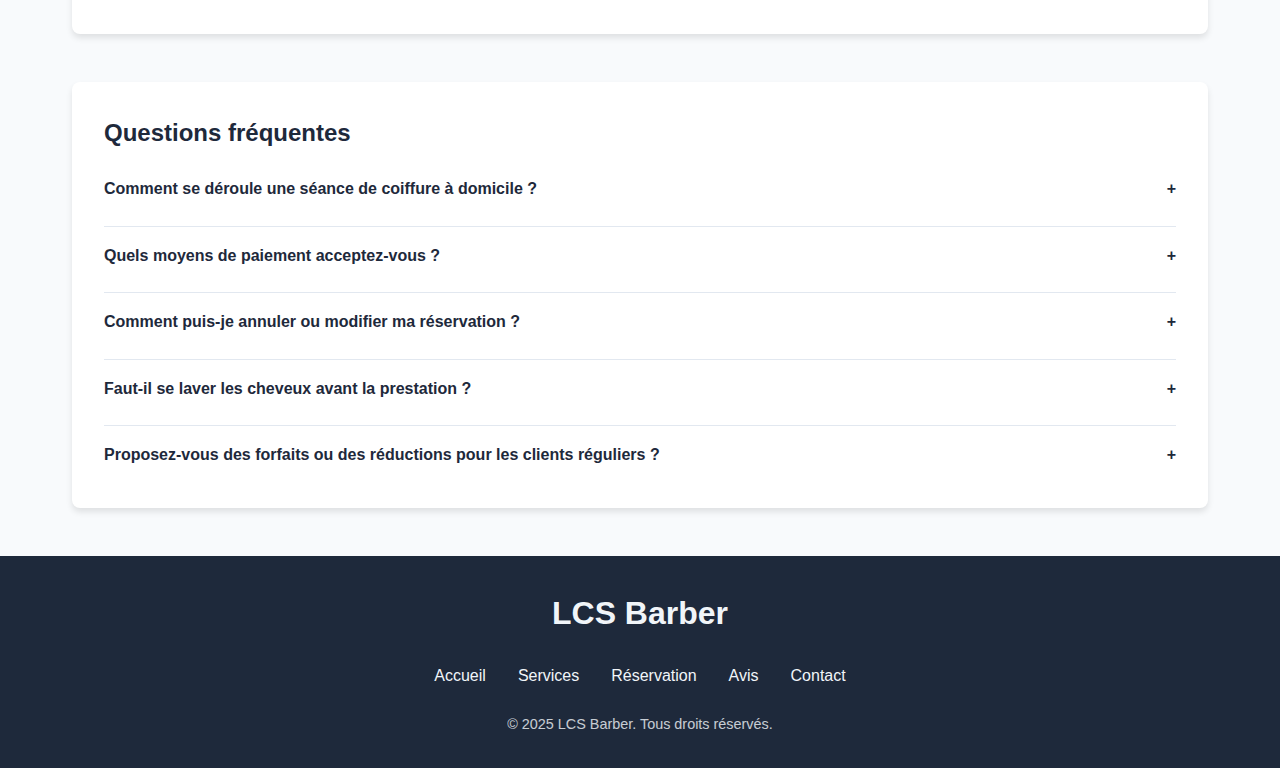
<file: contact.html>
<!DOCTYPE html>
<html lang="fr">
<head>
    <meta charset="UTF-8">
    <meta name="viewport" content="width=device-width, initial-scale=1.0">
    <title>Contact - LCS Barber</title>
    <style>
        :root {
            --primary-color: #1e293b;
            --secondary-color: #334155;
            --accent-color: #f59e0b;
            --light-bg: #f8fafc;
            --dark-text: #0f172a;
            --light-text: #f1f5f9;
            --border-radius: 8px;
            --box-shadow: 0 4px 6px rgba(0, 0, 0, 0.1);
        }

        * {
            margin: 0;
            padding: 0;
            box-sizing: border-box;
            font-family: 'Segoe UI', Tahoma, Geneva, Verdana, sans-serif;
        }

        body {
            background-color: var(--light-bg);
            color: var(--dark-text);
            line-height: 1.6;
        }

        header {
            background: var(--primary-color);
            color: var(--light-text);
            padding: 1.5rem 2rem;
            text-align: center;
            box-shadow: 0 4px 10px rgba(0, 0, 0, 0.2);
        }

        .logo {
            font-size: 2rem;
            font-weight: bold;
            margin-bottom: 0.5rem;
        }

        .tagline {
            font-size: 1.1rem;
            opacity: 0.9;
        }

        nav {
            background-color: #fff;
            box-shadow: var(--box-shadow);
            padding: 1rem 2rem;
        }

        nav ul {
            display: flex;
            justify-content: center;
            list-style: none;
            gap: 2rem;
        }

        nav a {
            color: var(--primary-color);
            text-decoration: none;
            font-weight: 600;
            transition: color 0.3s ease;
        }

        nav a:hover {
            color: var(--accent-color);
        }

        nav a.active {
            color: var(--accent-color);
            position: relative;
        }

        nav a.active::after {
            content: "";
            position: absolute;
            bottom: -5px;
            left: 0;
            width: 100%;
            height: 2px;
            background-color: var(--accent-color);
        }

        main {
            max-width: 1200px;
            margin: 2rem auto;
            padding: 0 2rem;
        }

        .page-header {
            text-align: center;
            margin-bottom: 3rem;
        }

        .page-title {
            font-size: 2.5rem;
            color: var(--primary-color);
            margin-bottom: 1rem;
        }

        .page-description {
            max-width: 800px;
            margin: 0 auto;
            color: #64748b;
        }

        .contact-container {
            display: grid;
            grid-template-columns: 1fr 1fr;
            gap: 2rem;
        }

        .contact-info {
            background-color: #fff;
            border-radius: var(--border-radius);
            box-shadow: var(--box-shadow);
            padding: 2rem;
        }

        .info-title {
            font-size: 1.5rem;
            color: var(--primary-color);
            margin-bottom: 1.5rem;
        }

        .info-list {
            list-style: none;
        }

        .info-item {
            display: flex;
            align-items: flex-start;
            margin-bottom: 1.5rem;
            padding-bottom: 1.5rem;
            border-bottom: 1px solid #e2e8f0;
        }

        .info-item:last-child {
            border-bottom: none;
            margin-bottom: 0;
            padding-bottom: 0;
        }

        .info-icon {
            width: 50px;
            height: 50px;
            background-color: var(--accent-color);
            border-radius: 10px;
            display: flex;
            align-items: center;
            justify-content: center;
            margin-right: 1rem;
            font-size: 1.5rem;
            color: var(--dark-text);
            flex-shrink: 0;
        }

        .info-content {
            flex: 1;
        }

        .info-label {
            font-weight: bold;
            color: var(--primary-color);
            margin-bottom: 0.25rem;
        }

        .info-value {
            color: #64748b;
        }

        .social-links {
            display: flex;
            gap: 1rem;
            margin-top: 1rem;
        }

        .social-link {
            width: 40px;
            height: 40px;
            border-radius: 50%;
            background-color: var(--light-bg);
            display: flex;
            align-items: center;
            justify-content: center;
            color: var(--primary-color);
            font-size: 1.2rem;
            transition: all 0.3s ease;
            text-decoration: none;
        }

        .social-link:hover {
            background-color: var(--accent-color);
            color: var(--dark-text);
            transform: translateY(-3px);
        }

        .contact-form {
            background-color: #fff;
            border-radius: var(--border-radius);
            box-shadow: var(--box-shadow);
            padding: 2rem;
        }

        .form-title {
            font-size: 1.5rem;
            color: var(--primary-color);
            margin-bottom: 1.5rem;
        }

        .form-group {
            margin-bottom: 1.5rem;
        }

        .form-group label {
            display: block;
            margin-bottom: 0.5rem;
            font-weight: 600;
            color: var(--primary-color);
        }

        .form-control {
            width: 100%;
            padding: 0.8rem;
            border: 1px solid #cbd5e1;
            border-radius: var(--border-radius);
            font-size: 1rem;
            transition: border-color 0.3s ease;
        }

        .form-control:focus {
            outline: none;
            border-color: var(--accent-color);
        }

        .form-control::placeholder {
            color: #94a3b8;
        }

        textarea.form-control {
            resize: vertical;
            min-height: 150px;
        }

        .submit-btn {
            background: var(--accent-color);
            color: var(--dark-text);
            border: none;
            padding: 0.8rem 2rem;
            border-radius: var(--border-radius);
            cursor: pointer;
            font-weight: bold;
            transition: transform 0.3s ease, box-shadow 0.3s ease;
            box-shadow: var(--box-shadow);
        }

        .submit-btn:hover {
            transform: translateY(-2px);
            box-shadow: 0 6px 12px rgba(0, 0, 0, 0.15);
        }

        .service-area {
            background-color: #fff;
            border-radius: var(--border-radius);
            box-shadow: var(--box-shadow);
            padding: 2rem;
            margin-top: 3rem;
        }

        .area-title {
            font-size: 1.5rem;
            color: var(--primary-color);
            margin-bottom: 1.5rem;
        }

        .area-description {
            color: #64748b;
            margin-bottom: 1.5rem;
        }

        .area-list {
            list-style: none;
            display: grid;
            grid-template-columns: repeat(auto-fill, minmax(200px, 1fr));
            gap: 1rem;
        }

        .area-item {
            padding: 0.8rem 1rem;
            background-color: var(--light-bg);
            border-radius: var(--border-radius);
            display: flex;
            align-items: center;
        }

        .area-icon {
            margin-right: 0.5rem;
            color: var(--accent-color);
        }

        .faq-section {
            background-color: #fff;
            border-radius: var(--border-radius);
            box-shadow: var(--box-shadow);
            padding: 2rem;
            margin-top: 3rem;
        }

        .faq-title {
            font-size: 1.5rem;
            color: var(--primary-color);
            margin-bottom: 1.5rem;
        }

        .faq-list {
            list-style: none;
        }

        .faq-item {
            margin-bottom: 1rem;
            border-bottom: 1px solid #e2e8f0;
            padding-bottom: 1rem;
        }

        .faq-item:last-child {
            margin-bottom: 0;
            border-bottom: none;
            padding-bottom: 0;
        }

        .faq-question {
            font-weight: bold;
            color: var(--primary-color);
            margin-bottom: 0.5rem;
            cursor: pointer;
            display: flex;
            justify-content: space-between;
            align-items: center;
        }

        .faq-answer {
            color: #64748b;
            padding-top: 0.5rem;
            display: none;
        }

        .faq-answer.active {
            display: block;
        }

        footer {
            background: var(--primary-color);
            color: var(--light-text);
            text-align: center;
            padding: 2rem;
            margin-top: 3rem;
        }

        .footer-content {
            max-width: 800px;
            margin: 0 auto;
        }

        .footer-links {
            display: flex;
            justify-content: center;
            gap: 2rem;
            margin: 1.5rem 0;
            flex-wrap: wrap;
        }

        .footer-links a {
            color: var(--light-text);
            text-decoration: none;
            transition: opacity 0.3s ease;
        }

        .footer-links a:hover {
            opacity: 0.8;
        }

        .copyright {
            opacity: 0.8;
            font-size: 0.9rem;
        }

        @media (max-width: 992px) {
            .contact-container {
                grid-template-columns: 1fr;
            }
        }

        @media (max-width: 768px) {
            nav ul {
                flex-direction: column;
                gap: 1rem;
                align-items: center;
            }

            .page-title {
                font-size: 2rem;
            }

            .area-list {
                grid-template-columns: 1fr;
            }
        }
    </style>
</head>
<body>
    <header>
        <div class="logo">LCS Barber</div>
        <div class="tagline">Le style à votre porte</div>
    </header>

    <nav>
        <ul>
            <li><a href="index.html">Accueil</a></li>
            <li><a href="services.html">Services</a></li>
            <li><a href="booking.html">Réservation</a></li>
            <li><a href="testimonials.html">Avis clients</a></li>
            <li><a href="contact.html" class="active">Contact</a></li>
        </ul>
    </nav>

    <main>
        <div class="page-header">
            <h1 class="page-title">Contactez-moi</h1>
            <p class="page-description">
                Vous avez des questions ou besoin d'informations supplémentaires sur mes services de coiffure à domicile ? 
                N'hésitez pas à me contacter, je vous répondrai dans les plus brefs délais.
            </p>
        </div>

        <div class="contact-container">
            <div class="contact-info">
                <h2 class="info-title">Mes coordonnées</h2>
                <ul class="info-list">
                    <li class="info-item">
                        <div class="info-icon">📱</div>
                        <div class="info-content">
                            <h3 class="info-label">Téléphone</h3>
                            <p class="info-value">06 XX XX XX XX</p>
                            <p class="info-value">Disponible du lundi au samedi, de 9h à 19h</p>
                        </div>
                    </li>
                    <li class="info-item">
                        <div class="info-icon">📧</div>
                        <div class="info-content">
                            <h3 class="info-label">Email</h3>
                            <p class="info-value">contact@lcsbarber.fr</p>
                            <p class="info-value">Réponse sous 24h</p>
                        </div>
                    </li>
                    <li class="info-item">
                        <div class="info-icon">🌐</div>
                        <div class="info-content">
                            <h3 class="info-label">Réseaux sociaux</h3>
                            <div class="social-links">
                                <a href="#" class="social-link" title="Instagram">📸</a>
                                <a href="#" class="social-link" title="Facebook">👍</a>
                                <a href="#" class="social-link" title="TikTok">📱</a>
                            </div>
                        </div>
                    </li>
                    <li class="info-item">
                        <div class="info-icon">🕒</div>
                        <div class="info-content">
                            <h3 class="info-label">Horaires</h3>
                            <p class="info-value">Lundi au Vendredi : 9h - 19h</p>
                            <p class="info-value">Samedi : 9h - 18h</p>
                            <p class="info-value">Dimanche : Fermé</p>
                        </div>
                    </li>
                </ul>
            </div>

            <div class="contact-form">
                <h2 class="form-title">Envoyez-moi un message</h2>
                <form id="contact-form">
                    <div class="form-group">
                        <label for="name">Nom complet</label>
                        <input type="text" id="name" class="form-control" placeholder="Votre nom et prénom" required>
                    </div>
                    <div class="form-group">
                        <label for="email">Email</label>
                        <input type="email" id="email" class="form-control" placeholder="Votre adresse email" required>
                    </div>
                    <div class="form-group">
                        <label for="phone">Téléphone</label>
                        <input type="tel" id="phone" class="form-control" placeholder="Votre numéro de téléphone">
                    </div>
                    <div class="form-group">
                        <label for="subject">Sujet</label>
                        <select id="subject" class="form-control" required>
                            <option value="">Sélectionnez un sujet</option>
                            <option value="information">Demande d'information</option>
                            <option value="reservation">Question sur une réservation</option>
                            <option value="pricing">Tarifs et services</option>
                            <option value="availability">Disponibilité</option>
                            <option value="other">Autre</option>
                        </select>
                    </div>
                    <div class="form-group">
                        <label for="message">Message</label>
                        <textarea id="message" class="form-control" placeholder="Votre message..." required></textarea>
                    </div>
                    <button type="submit" class="submit-btn">Envoyer le message</button>
                </form>
            </div>
        </div>

        <section class="service-area">
            <h2 class="area-title">Zone de service</h2>
            <p class="area-description">
                Je me déplace à domicile dans un rayon de 20 km autour de [Votre Ville]. Voici les principales zones couvertes :
            </p>
            <ul class="area-list">
                <li class="area-item"><span class="area-icon">✓</span> [Ville 1]</li>
                <li class="area-item"><span class="area-icon">✓</span> [Ville 2]</li>
                <li class="area-item"><span class="area-icon">✓</span> [Ville 3]</li>
                <li class="area-item"><span class="area-icon">✓</span> [Ville 4]</li>
                <li class="area-item"><span class="area-icon">✓</span> [Ville 5]</li>
                <li class="area-item"><span class="area-icon">✓</span> [Ville 6]</li>
                <li class="area-item"><span class="area-icon">✓</span> [Ville 7]</li>
                <li class="area-item"><span class="area-icon">✓</span> [Ville 8]</li>
                <li class="area-item"><span class="area-icon">✓</span> [Ville 9]</li>
            </ul>
            <p class="area-description" style="margin-top: 1rem;">
                Pour les zones au-delà de ce périmètre, n'hésitez pas à me contacter pour vérifier ma disponibilité. 
                Des frais de déplacement supplémentaires peuvent s'appliquer.
            </p>
        </section>

        <section class="faq-section">
            <h2 class="faq-title">Questions fréquentes</h2>
            <ul class="faq-list">
                <li class="faq-item">
                    <div class="faq-question" onclick="toggleFAQ(this)">
                        Comment se déroule une séance de coiffure à domicile ?
                        <span>+</span>
                    </div>
                    <div class="faq-answer">
                        Je me déplace chez vous à l'heure convenue avec tout mon matériel professionnel. Prévoyez simplement un espace dégagé avec une prise électrique à proximité. Je m'occupe de tout installer et de tout nettoyer après la prestation. La séance dure entre 30 et 45 minutes selon le service choisi.
                    </div>
                </li>
                <li class="faq-item">
                    <div class="faq-question" onclick="toggleFAQ(this)">
                        Quels moyens de paiement acceptez-vous ?
                        <span>+</span>
                    </div>
                    <div class="faq-answer">
                        J'accepte les paiements en espèces et par virement bancaire. Le règlement s'effectue à la fin de la prestation.
                    </div>
                </li>
                <li class="faq-item">
                    <div class="faq-question" onclick="toggleFAQ(this)">
                        Comment puis-je annuler ou modifier ma réservation ?
                        <span>+</span>
                    </div>
                    <div class="faq-answer">
                        Vous pouvez annuler ou modifier votre rendez-vous jusqu'à 24h à l'avance sans frais. Pour toute annulation ou modification, veuillez me contacter par téléphone ou par email. Pour les annulations tardives (moins de 24h avant le rendez-vous), des frais équivalents à 50% du prix de la prestation peuvent s'appliquer.
                    </div>
                </li>
                <li class="faq-item">
                    <div class="faq-question" onclick="toggleFAQ(this)">
                        Faut-il se laver les cheveux avant la prestation ?
                        <span>+</span>
                    </div>
                    <div class="faq-answer">
                        Il est préférable d'avoir les cheveux propres mais secs pour une coupe optimale. Si nécessaire, je peux humidifier vos cheveux avant la coupe. Pour les dégradés, des cheveux légèrement sales peuvent même faciliter le travail de coupe.
                    </div>
                </li>
                <li class="faq-item">
                    <div class="faq-question" onclick="toggleFAQ(this)">
                        Proposez-vous des forfaits ou des réductions pour les clients réguliers ?
                        <span>+</span>
                    </div>
                    <div class="faq-answer">
                        Oui, je propose une carte de fidélité : après 5 coupes, la 6ème bénéficie d'une réduction de 20%. J'offre également des tarifs spéciaux pour les groupes (à partir de 3 personnes à la même adresse).
                    </div>
                </li>
            </ul>
        </section>
    </main>

    <footer>
        <div class="footer-content">
            <div class="logo">LCS Barber</div>
            <div class="footer-links">
                <a href="index.html">Accueil</a>
                <a href="services.html">Services</a>
                <a href="booking.html">Réservation</a>
                <a href="testimonials.html">Avis</a>
                <a href="contact.html">Contact</a>
            </div>
            <div class="copyright">
                &copy; 2025 LCS Barber. Tous droits réservés.
            </div>
        </div>
    </footer>

    <script>
        // Fonction pour afficher/masquer les réponses FAQ
        function toggleFAQ(element) {
            const answer = element.nextElementSibling;
            const plusSign = element.querySelector('span');
            
            if (answer.classList.contains('active')) {
                answer.classList.remove('active');
                plusSign.textContent = '+';
            } else {
                answer.classList.add('active');
                plusSign.textContent = '-';
            }
        }
        
        // Gestion du formulaire de contact
        document.getElementById('contact-form').addEventListener('submit', function(e) {
            e.preventDefault();
            
            // Récupération des données
            const name = document.getElementById('name').value;
            const email = document.getElementById('email').value;
            const phone = document.getElementById('phone').value;
            const subject = document.getElementById('subject').value;
            const message = document.getElementById('message').value;
            
            // Affichage d'une confirmation (à remplacer par un envoi vers un serveur)
            alert(`Merci pour votre message ${name} !\n\nJe vous répondrai dans les plus brefs délais.`);
            
            // Réinitialisation du formulaire
            this.reset();
        });
    </script>
</body>
</html>
</file>
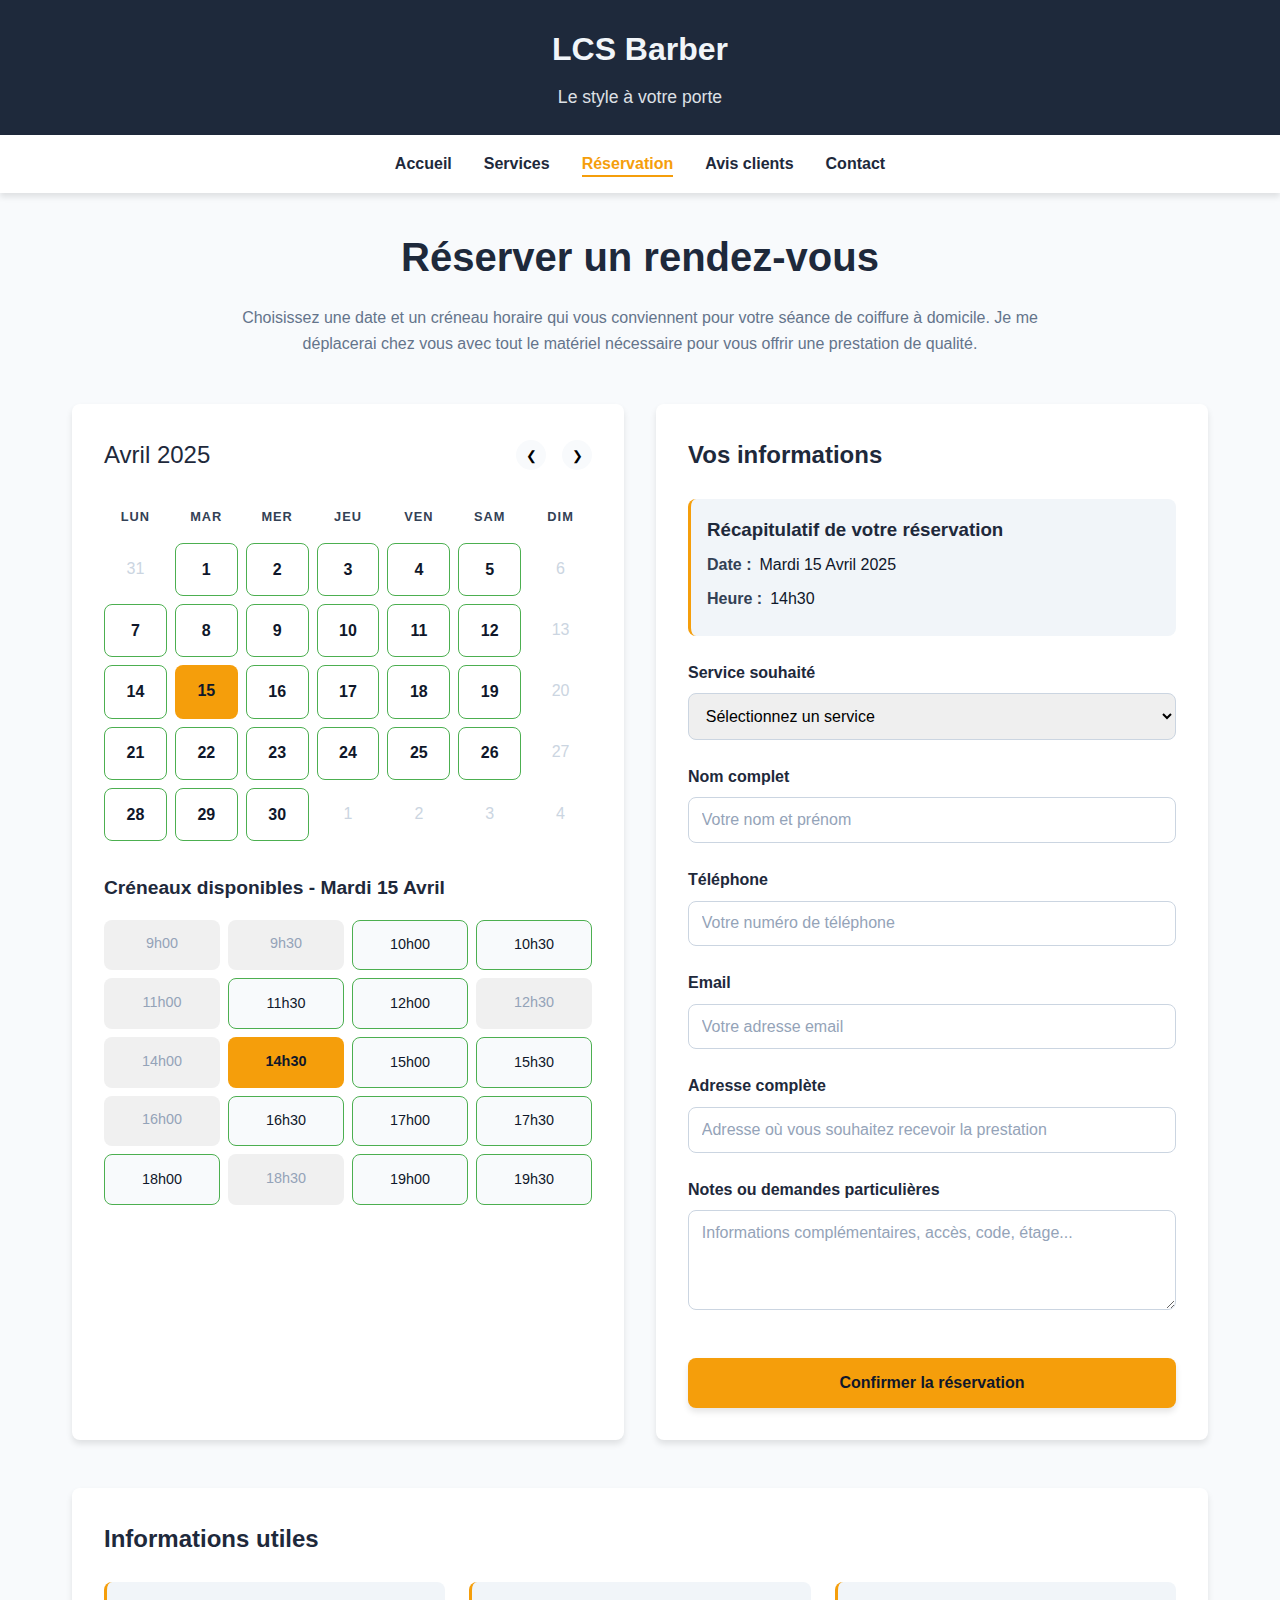
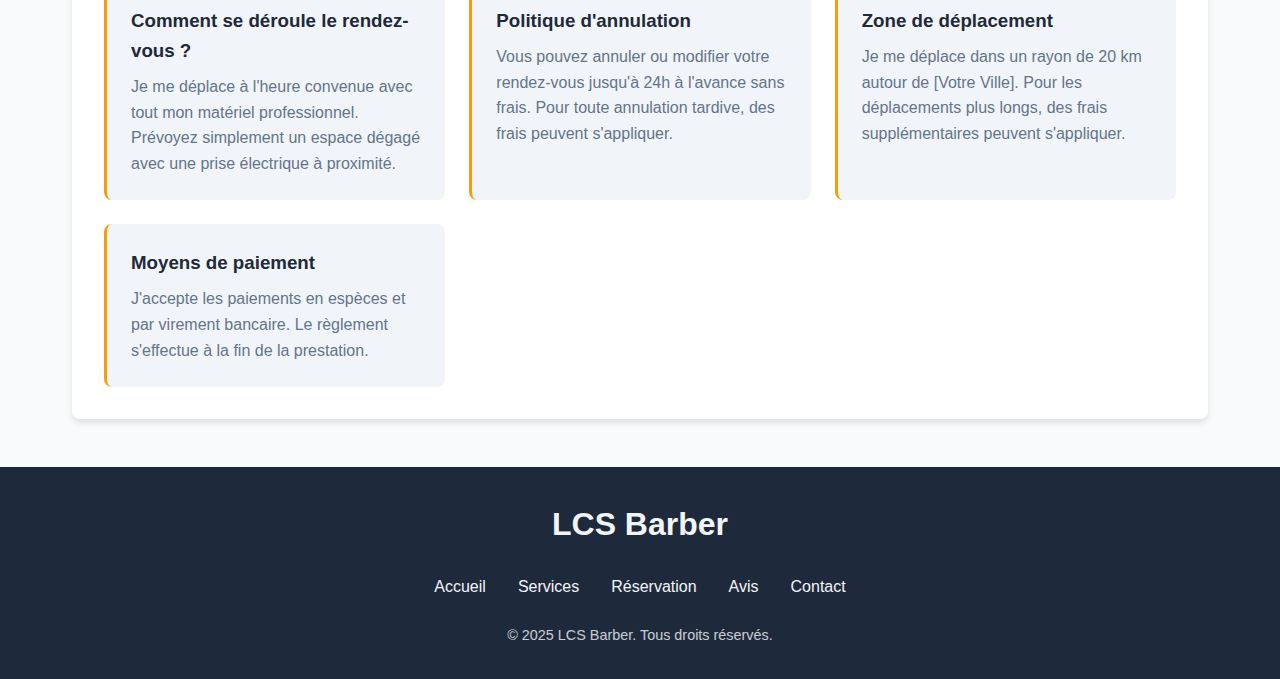
<file: reservation.html>
<!DOCTYPE html>
<html lang="fr">
<head>
    <meta charset="UTF-8">
    <meta name="viewport" content="width=device-width, initial-scale=1.0">
    <title>Réservation - LCS Barber</title>
    <style>
        :root {
            --primary-color: #1e293b;
            --secondary-color: #334155;
            --accent-color: #f59e0b;
            --light-bg: #f8fafc;
            --dark-text: #0f172a;
            --light-text: #f1f5f9;
            --border-radius: 8px;
            --box-shadow: 0 4px 6px rgba(0, 0, 0, 0.1);
        }

        * {
            margin: 0;
            padding: 0;
            box-sizing: border-box;
            font-family: 'Segoe UI', Tahoma, Geneva, Verdana, sans-serif;
        }

        body {
            background-color: var(--light-bg);
            color: var(--dark-text);
            line-height: 1.6;
        }

        header {
            background: var(--primary-color);
            color: var(--light-text);
            padding: 1.5rem 2rem;
            text-align: center;
            box-shadow: 0 4px 10px rgba(0, 0, 0, 0.2);
        }

        .logo {
            font-size: 2rem;
            font-weight: bold;
            margin-bottom: 0.5rem;
        }

        .tagline {
            font-size: 1.1rem;
            opacity: 0.9;
        }

        nav {
            background-color: #fff;
            box-shadow: var(--box-shadow);
            padding: 1rem 2rem;
        }

        nav ul {
            display: flex;
            justify-content: center;
            list-style: none;
            gap: 2rem;
        }

        nav a {
            color: var(--primary-color);
            text-decoration: none;
            font-weight: 600;
            transition: color 0.3s ease;
        }

        nav a:hover {
            color: var(--accent-color);
        }

        nav a.active {
            color: var(--accent-color);
            position: relative;
        }

        nav a.active::after {
            content: "";
            position: absolute;
            bottom: -5px;
            left: 0;
            width: 100%;
            height: 2px;
            background-color: var(--accent-color);
        }

        main {
            max-width: 1200px;
            margin: 2rem auto;
            padding: 0 2rem;
        }

        .page-header {
            text-align: center;
            margin-bottom: 3rem;
        }

        .page-title {
            font-size: 2.5rem;
            color: var(--primary-color);
            margin-bottom: 1rem;
        }

        .page-description {
            max-width: 800px;
            margin: 0 auto;
            color: #64748b;
        }

        .booking-container {
            display: grid;
            grid-template-columns: 1fr 1fr;
            gap: 2rem;
        }

        .booking-calendar {
            background-color: #fff;
            border-radius: var(--border-radius);
            box-shadow: var(--box-shadow);
            padding: 2rem;
        }

        .month-header {
            display: flex;
            justify-content: space-between;
            align-items: center;
            margin-bottom: 1.5rem;
        }

        .month-title {
            font-size: 1.5rem;
            color: var(--primary-color);
        }

        .month-nav {
            display: flex;
            gap: 1rem;
        }

        .month-nav-btn {
            background-color: var(--light-bg);
            border: none;
            width: 30px;
            height: 30px;
            border-radius: 50%;
            cursor: pointer;
            display: flex;
            align-items: center;
            justify-content: center;
            transition: background-color 0.3s ease;
        }

        .month-nav-btn:hover {
            background-color: #e2e8f0;
        }

        .calendar-grid {
            display: grid;
            grid-template-columns: repeat(7, 1fr);
            gap: 0.5rem;
        }

        .calendar-day-name {
            text-align: center;
            font-weight: bold;
            padding: 0.5rem;
            color: var(--secondary-color);
            text-transform: uppercase;
            font-size: 0.8rem;
            letter-spacing: 1px;
        }

        .calendar-day {
            text-align: center;
            padding: 0.8rem 0;
            border-radius: var(--border-radius);
            cursor: pointer;
            transition: background-color 0.3s ease;
        }

        .calendar-day:hover:not(.unavailable) {
            background-color: #e2e8f0;
        }

        .calendar-day.available {
            border: 1px solid #4CAF50;
            font-weight: bold;
        }

        .calendar-day.unavailable {
            color: #cbd5e1;
            cursor: not-allowed;
        }

        .calendar-day.selected {
            background-color: var(--accent-color);
            color: var(--dark-text);
            font-weight: bold;
        }

        .time-slots {
            margin-top: 2rem;
        }

        .time-slot-title {
            font-size: 1.2rem;
            color: var(--primary-color);
            margin-bottom: 1rem;
        }

        .time-slots-grid {
            display: grid;
            grid-template-columns: repeat(auto-fill, minmax(100px, 1fr));
            gap: 0.5rem;
        }

        .time-slot {
            text-align: center;
            padding: 0.8rem 0.5rem;
            background-color: var(--light-bg);
            border-radius: var(--border-radius);
            cursor: pointer;
            transition: background-color 0.3s ease;
            font-size: 0.9rem;
        }

        .time-slot:hover:not(.booked) {
            background-color: #e2e8f0;
        }

        .time-slot.available {
            border: 1px solid #4CAF50;
        }

        .time-slot.booked {
            background-color: #f0f0f0;
            color: #94a3b8;
            cursor: not-allowed;
        }

        .time-slot.selected {
            background-color: var(--accent-color);
            color: var(--dark-text);
            font-weight: bold;
        }

        .booking-form-container {
            background-color: #fff;
            border-radius: var(--border-radius);
            box-shadow: var(--box-shadow);
            padding: 2rem;
        }

        .form-title {
            font-size: 1.5rem;
            color: var(--primary-color);
            margin-bottom: 1.5rem;
        }

        .selection-summary {
            background-color: #f1f5f9;
            border-radius: var(--border-radius);
            padding: 1rem;
            margin-bottom: 1.5rem;
            border-left: 3px solid var(--accent-color);
        }

        .summary-title {
            font-weight: bold;
            color: var(--primary-color);
            margin-bottom: 0.5rem;
        }

        .summary-item {
            display: flex;
            align-items: center;
            margin-bottom: 0.5rem;
        }

        .summary-label {
            font-weight: 600;
            margin-right: 0.5rem;
            color: var(--secondary-color);
        }

        .summary-value {
            color: var(--dark-text);
        }

        .form-group {
            margin-bottom: 1.5rem;
        }

        .form-group label {
            display: block;
            margin-bottom: 0.5rem;
            font-weight: 600;
            color: var(--primary-color);
        }

        .form-control {
            width: 100%;
            padding: 0.8rem;
            border: 1px solid #cbd5e1;
            border-radius: var(--border-radius);
            font-size: 1rem;
            transition: border-color 0.3s ease;
        }

        .form-control:focus {
            outline: none;
            border-color: var(--accent-color);
        }

        .form-control::placeholder {
            color: #94a3b8;
        }

        textarea.form-control {
            resize: vertical;
            min-height: 100px;
        }

        .submit-btn {
            background: var(--accent-color);
            color: var(--dark-text);
            border: none;
            padding: 1rem 2rem;
            border-radius: var(--border-radius);
            cursor: pointer;
            font-weight: bold;
            transition: transform 0.3s ease, box-shadow 0.3s ease;
            box-shadow: var(--box-shadow);
            width: 100%;
            font-size: 1rem;
            margin-top: 1rem;
        }

        .submit-btn:hover {
            transform: translateY(-2px);
            box-shadow: 0 6px 12px rgba(0, 0, 0, 0.15);
        }

        .info-section {
            background-color: #fff;
            border-radius: var(--border-radius);
            box-shadow: var(--box-shadow);
            padding: 2rem;
            margin-top: 3rem;
        }

        .info-title {
            font-size: 1.5rem;
            color: var(--primary-color);
            margin-bottom: 1.5rem;
        }

        .info-grid {
            display: grid;
            grid-template-columns: repeat(auto-fill, minmax(300px, 1fr));
            gap: 1.5rem;
        }

        .info-card {
            background-color: #f1f5f9;
            border-radius: var(--border-radius);
            padding: 1.5rem;
            border-left: 3px solid var(--accent-color);
        }

        .info-card-title {
            font-weight: bold;
            color: var(--primary-color);
            margin-bottom: 0.5rem;
        }

        .info-card p {
            color: #64748b;
        }

        footer {
            background: var(--primary-color);
            color: var(--light-text);
            text-align: center;
            padding: 2rem;
            margin-top: 3rem;
        }

        .footer-content {
            max-width: 800px;
            margin: 0 auto;
        }

        .footer-links {
            display: flex;
            justify-content: center;
            gap: 2rem;
            margin: 1.5rem 0;
            flex-wrap: wrap;
        }

        .footer-links a {
            color: var(--light-text);
            text-decoration: none;
            transition: opacity 0.3s ease;
        }

        .footer-links a:hover {
            opacity: 0.8;
        }

        .copyright {
            opacity: 0.8;
            font-size: 0.9rem;
        }

        /* Responsive styles */
        @media (max-width: 992px) {
            .booking-container {
                grid-template-columns: 1fr;
            }
        }

        @media (max-width: 768px) {
            nav ul {
                flex-direction: column;
                gap: 1rem;
                align-items: center;
            }

            .page-title {
                font-size: 2rem;
            }

            .page-description {
                font-size: 0.9rem;
            }

            .time-slots-grid {
                grid-template-columns: repeat(auto-fill, minmax(80px, 1fr));
            }
        }
    </style>
</head>
<body>
    <header>
        <div class="logo">LCS Barber</div>
        <div class="tagline">Le style à votre porte</div>
    </header>

    <nav>
        <ul>
            <li><a href="index.html">Accueil</a></li>
            <li><a href="services.html">Services</a></li>
            <li><a href="booking.html" class="active">Réservation</a></li>
            <li><a href="testimonials.html">Avis clients</a></li>
            <li><a href="contact.html">Contact</a></li>
        </ul>
    </nav>

    <main>
        <div class="page-header">
            <h1 class="page-title">Réserver un rendez-vous</h1>
            <p class="page-description">
                Choisissez une date et un créneau horaire qui vous conviennent pour votre séance de coiffure à domicile. 
                Je me déplacerai chez vous avec tout le matériel nécessaire pour vous offrir une prestation de qualité.
            </p>
        </div>

        <div class="booking-container">
            <div class="booking-calendar">
                <div class="month-header">
                    <div class="month-title">Avril 2025</div>
                    <div class="month-nav">
                        <button class="month-nav-btn" onclick="changeMonth('prev')">&#10094;</button>
                        <button class="month-nav-btn" onclick="changeMonth('next')">&#10095;</button>
                    </div>
                </div>

                <div class="calendar-grid">
                    <div class="calendar-day-name">Lun</div>
                    <div class="calendar-day-name">Mar</div>
                    <div class="calendar-day-name">Mer</div>
                    <div class="calendar-day-name">Jeu</div>
                    <div class="calendar-day-name">Ven</div>
                    <div class="calendar-day-name">Sam</div>
                    <div class="calendar-day-name">Dim</div>

                    <div class="calendar-day unavailable">31</div>
                    <div class="calendar-day available" onclick="selectDate(1)">1</div>
                    <div class="calendar-day available" onclick="selectDate(2)">2</div>
                    <div class="calendar-day available" onclick="selectDate(3)">3</div>
                    <div class="calendar-day available" onclick="selectDate(4)">4</div>
                    <div class="calendar-day available" onclick="selectDate(5)">5</div>
                    <div class="calendar-day unavailable">6</div>

                    <div class="calendar-day available" onclick="selectDate(7)">7</div>
                    <div class="calendar-day available" onclick="selectDate(8)">8</div>
                    <div class="calendar-day available" onclick="selectDate(9)">9</div>
                    <div class="calendar-day available" onclick="selectDate(10)">10</div>
                    <div class="calendar-day available" onclick="selectDate(11)">11</div>
                    <div class="calendar-day available" onclick="selectDate(12)">12</div>
                    <div class="calendar-day unavailable">13</div>

                    <div class="calendar-day available" onclick="selectDate(14)">14</div>
                    <div class="calendar-day selected" onclick="selectDate(15)">15</div>
                    <div class="calendar-day available" onclick="selectDate(16)">16</div>
                    <div class="calendar-day available" onclick="selectDate(17)">17</div>
                    <div class="calendar-day available" onclick="selectDate(18)">18</div>
                    <div class="calendar-day available" onclick="selectDate(19)">19</div>
                    <div class="calendar-day unavailable">20</div>

                    <div class="calendar-day available" onclick="selectDate(21)">21</div>
                    <div class="calendar-day available" onclick="selectDate(22)">22</div>
                    <div class="calendar-day available" onclick="selectDate(23)">23</div>
                    <div class="calendar-day available" onclick="selectDate(24)">24</div>
                    <div class="calendar-day available" onclick="selectDate(25)">25</div>
                    <div class="calendar-day available" onclick="selectDate(26)">26</div>
                    <div class="calendar-day unavailable">27</div>

                    <div class="calendar-day available" onclick="selectDate(28)">28</div>
                    <div class="calendar-day available" onclick="selectDate(29)">29</div>
                    <div class="calendar-day available" onclick="selectDate(30)">30</div>
                    <div class="calendar-day unavailable">1</div>
                    <div class="calendar-day unavailable">2</div>
                    <div class="calendar-day unavailable">3</div>
                    <div class="calendar-day unavailable">4</div>
                </div>

                <div class="time-slots">
                    <h3 class="time-slot-title">Créneaux disponibles - Mardi 15 Avril</h3>
                    <div class="time-slots-grid">
                        <div class="time-slot booked">9h00</div>
                        <div class="time-slot booked">9h30</div>
                        <div class="time-slot available" onclick="selectTimeSlot('10h00')">10h00</div>
                        <div class="time-slot available" onclick="selectTimeSlot('10h30')">10h30</div>
                        <div class="time-slot booked">11h00</div>
                        <div class="time-slot available" onclick="selectTimeSlot('11h30')">11h30</div>
                        <div class="time-slot available" onclick="selectTimeSlot('12h00')">12h00</div>
                        <div class="time-slot booked">12h30</div>
                        <div class="time-slot booked">14h00</div>
                        <div class="time-slot selected" onclick="selectTimeSlot('14h30')">14h30</div>
                        <div class="time-slot available" onclick="selectTimeSlot('15h00')">15h00</div>
                        <div class="time-slot available" onclick="selectTimeSlot('15h30')">15h30</div>
                        <div class="time-slot booked">16h00</div>
                        <div class="time-slot available" onclick="selectTimeSlot('16h30')">16h30</div>
                        <div class="time-slot available" onclick="selectTimeSlot('17h00')">17h00</div>
                        <div class="time-slot available" onclick="selectTimeSlot('17h30')">17h30</div>
                        <div class="time-slot available" onclick="selectTimeSlot('18h00')">18h00</div>
                        <div class="time-slot booked">18h30</div>
                        <div class="time-slot available" onclick="selectTimeSlot('19h00')">19h00</div>
                        <div class="time-slot available" onclick="selectTimeSlot('19h30')">19h30</div>
                    </div>
                </div>
            </div>

            <div class="booking-form-container">
                <h2 class="form-title">Vos informations</h2>
                <div class="selection-summary">
                    <h3 class="summary-title">Récapitulatif de votre réservation</h3>
                    <div class="summary-item">
                        <span class="summary-label">Date :</span>
                        <span class="summary-value" id="selected-date">Mardi 15 Avril 2025</span>
                    </div>
                    <div class="summary-item">
                        <span class="summary-label">Heure :</span>
                        <span class="summary-value" id="selected-time">14h30</span>
                    </div>
                </div>

                <form id="booking-form">
                    <div class="form-group">
                        <label for="service">Service souhaité</label>
                        <select id="service" class="form-control" required>
                            <option value="">Sélectionnez un service</option>
                            <option value="degrade-classique">Dégradé classique (20€)</option>
                            <option value="degrade-americain">Dégradé américain (25€)</option>
                            <option value="degrade-blanc">Dégradé à blanc (25€)</option>
                            <option value="degrade-gris">Dégradé à gris (22€)</option>
                        </select>
                    </div>
                    <div class="form-group">
                        <label for="name">Nom complet</label>
                        <input type="text" id="name" class="form-control" placeholder="Votre nom et prénom" required>
                    </div>
                    <div class="form-group">
                        <label for="phone">Téléphone</label>
                        <input type="tel" id="phone" class="form-control" placeholder="Votre numéro de téléphone" required>
                    </div>
                    <div class="form-group">
                        <label for="email">Email</label>
                        <input type="email" id="email" class="form-control" placeholder="Votre adresse email" required>
                    </div>
                    <div class="form-group">
                        <label for="address">Adresse complète</label>
                        <input type="text" id="address" class="form-control" placeholder="Adresse où vous souhaitez recevoir la prestation" required>
                    </div>
                    <div class="form-group">
                        <label for="notes">Notes ou demandes particulières</label>
                        <textarea id="notes" class="form-control" placeholder="Informations complémentaires, accès, code, étage..."></textarea>
                    </div>
                    <button type="submit" class="submit-btn">Confirmer la réservation</button>
                </form>
            </div>
        </div>

        <section class="info-section">
            <h2 class="info-title">Informations utiles</h2>
            <div class="info-grid">
                <div class="info-card">
                    <h3 class="info-card-title">Comment se déroule le rendez-vous ?</h3>
                    <p>Je me déplace à l'heure convenue avec tout mon matériel professionnel. Prévoyez simplement un espace dégagé avec une prise électrique à proximité.</p>
                </div>
                <div class="info-card">
                    <h3 class="info-card-title">Politique d'annulation</h3>
                    <p>Vous pouvez annuler ou modifier votre rendez-vous jusqu'à 24h à l'avance sans frais. Pour toute annulation tardive, des frais peuvent s'appliquer.</p>
                </div>
                <div class="info-card">
                    <h3 class="info-card-title">Zone de déplacement</h3>
                    <p>Je me déplace dans un rayon de 20 km autour de [Votre Ville]. Pour les déplacements plus longs, des frais supplémentaires peuvent s'appliquer.</p>
                </div>
                <div class="info-card">
                    <h3 class="info-card-title">Moyens de paiement</h3>
                    <p>J'accepte les paiements en espèces et par virement bancaire. Le règlement s'effectue à la fin de la prestation.</p>
                </div>
            </div>
        </section>
    </main>

    <footer>
        <div class="footer-content">
            <div class="logo">LCS Barber</div>
            <div class="footer-links">
                <a href="index.html">Accueil</a>
                <a href="services.html">Services</a>
                <a href="booking.html">Réservation</a>
                <a href="testimonials.html">Avis</a>
                <a href="contact.html">Contact</a>
            </div>
            <div class="copyright">
                &copy; 2025 LCS Barber. Tous droits réservés.
            </div>
        </div>
    </footer>

    <script>
        // Fonction pour sélectionner une date
        function selectDate(day) {
            // On retire la classe selected de tous les jours
            const days = document.querySelectorAll('.calendar-day');
            days.forEach(d => {
                if (d.classList.contains('selected')) {
                    d.classList.remove('selected');
                }
            });
            
            // On ajoute la classe selected au jour cliqué
            event.target.classList.add('selected');
            
            // On met à jour le récapitulatif
            const monthNames = ["Janvier", "Février", "Mars", "Avril", "Mai", "Juin", "Juillet", "Août", "Septembre", "Octobre", "Novembre", "Décembre"];
            const dayNames = ["Dimanche", "Lundi", "Mardi", "Mercredi", "Jeudi", "Vendredi", "Samedi"];
            
            const date = new Date(2025, 3, day); // Avril 2025
            const dayName = dayNames[date.getDay()];
            const monthName = monthNames[date.getMonth()];
            
            document.getElementById('selected-date').textContent = `${dayName} ${day} ${monthName} 2025`;
            
            // On met à jour le titre des créneaux
            document.querySelector('.time-slot-title').textContent = `Créneaux disponibles - ${dayName} ${day} ${monthName}`;
        }
        
        // Fonction pour sélectionner un créneau horaire
        function selectTimeSlot(time) {
            // On retire la classe selected de tous les créneaux
            const slots = document.querySelectorAll('.time-slot');
            slots.forEach(slot => {
                if (slot.classList.contains('selected')) {
                    slot.classList.remove('selected');
                }
            });
            
            // On ajoute la classe selected au créneau cliqué
            event.target.classList.add('selected');
            
            // On met à jour le récapitulatif
            document.getElementById('selected-time').textContent = time;
        }
        
        // Fonction pour changer de mois
        function changeMonth(direction) {
            // Cette fonction serait implémentée pour naviguer entre les mois
            // Pour cet exemple, nous ne faisons rien car nous n'avons qu'un mois affiché
            alert(`Changement de mois ${direction === 'prev' ? 'précédent' : 'suivant'} - Fonctionnalité à implémenter`);
        }
        
        // Gestion du formulaire
        document.getElementById('booking-form').addEventListener('submit', function(e) {
            e.preventDefault();
            
            // Récupération des données du formulaire
            const service = document.getElementById('service').value;
            const name = document.getElementById('name').value;
            const phone = document.getElementById('phone').value;
            const email = document.getElementById('email').value;
            const address = document.getElementById('address').value;
            const notes = document.getElementById('notes').value;
            
            // Récupération de la date et de l'heure sélectionnées
            const selectedDate = document.getElementById('selected-date').textContent;
            const selectedTime = document.getElementById('selected-time').textContent;
            
            // Affichage d'une confirmation (à remplacer par un envoi vers un serveur)
            alert(`Réservation confirmée !\n
                Date: ${selectedDate}\n
                Heure: ${selectedTime}\n
                Service: ${document.getElementById('service').options[document.getElementById('service').selectedIndex].text}\n
                Nom: ${name}\n
                Téléphone: ${phone}\n
                Email: ${email}\n
                Adresse: ${address}\n
                Notes: ${notes}
            `);
            
            // Réinitialisation du formulaire
            this.reset();
        });
    </script>
</body>
</html>
</file>
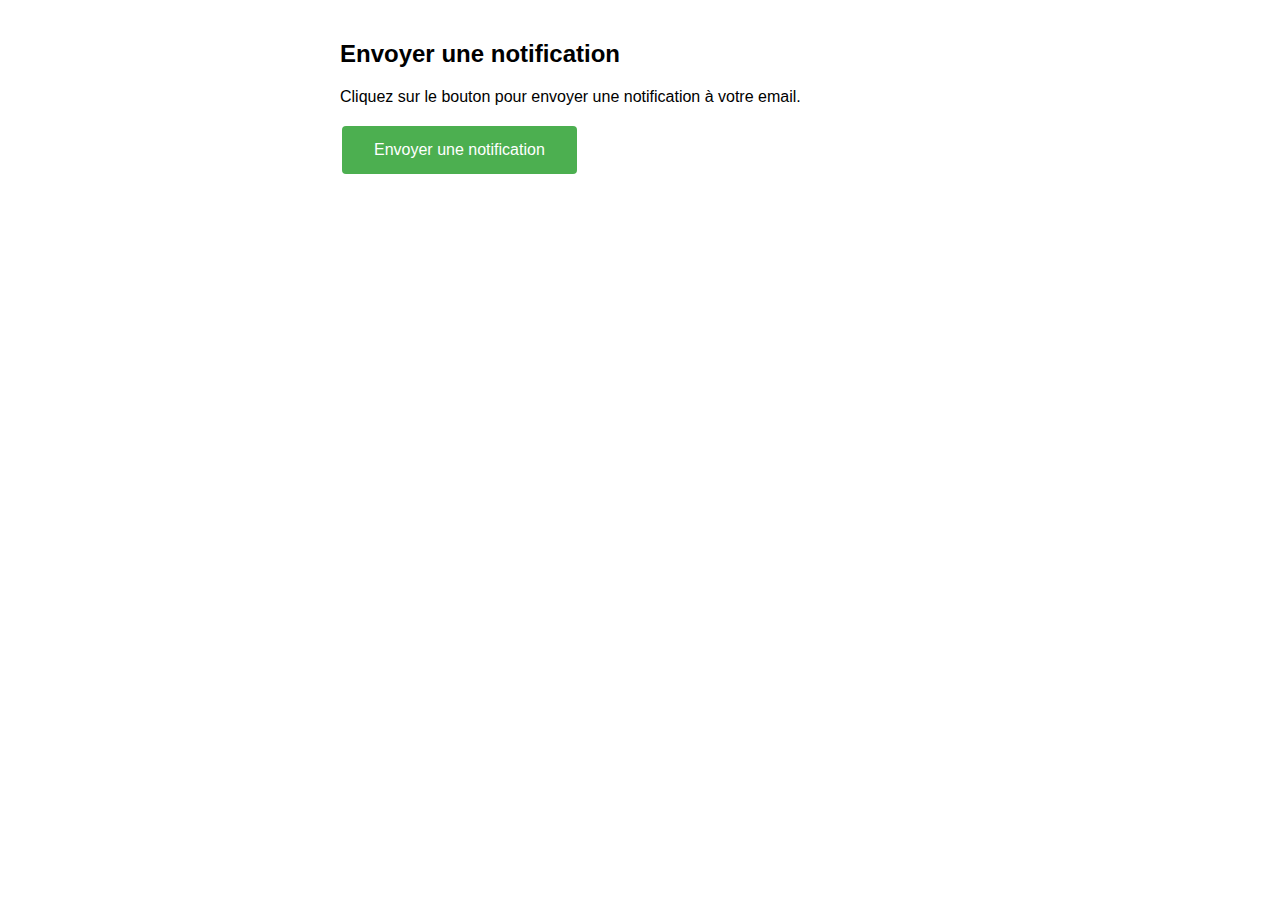
<file: Simple schedule/notification.html>
<!DOCTYPE html>
<html>
<head>
    <meta charset="UTF-8">
    <title>Envoyer une notification</title>
    <style>
        body {
            font-family: Arial, sans-serif;
            max-width: 600px;
            margin: 0 auto;
            padding: 20px;
        }
        button {
            background-color: #4CAF50;
            border: none;
            color: white;
            padding: 15px 32px;
            text-align: center;
            text-decoration: none;
            display: inline-block;
            font-size: 16px;
            margin: 4px 2px;
            cursor: pointer;
            border-radius: 4px;
        }
        .hidden-form {
            display: none;
        }
    </style>
</head>
<body>
    <h2>Envoyer une notification</h2>
    <p>Cliquez sur le bouton pour envoyer une notification à votre email.</p>
    
    <button onclick="document.getElementById('notificationForm').submit();">
        Envoyer une notification
    </button>
    
    <!-- Formulaire caché qui utilise formsubmit.co -->
    <form id="notificationForm" action="https://formsubmit.co/lucas.chipan97@gmail.com" method="POST" class="hidden-form">
        <!-- Remplacez VOTRE_EMAIL_ICI par votre adresse email -->
        
        <!-- Configuration de formsubmit.co -->
        <input type="hidden" name="_subject" value="Nouvelle notification LCS Barber">
        <input type="hidden" name="_captcha" value="false">
        
        <!-- Contenu de la notification -->
        <input type="hidden" name="message" value="Vous avez reçu une nouvelle réservation.">
        <input type="hidden" name="date" value="Date: Automatique">
        <input type="hidden" name="heure" value="Heure: Automatique">
        
        <!-- Vous pouvez ajouter d'autres champs cachés selon vos besoins -->
    </form>
    
    <script>
        // Ajout automatique de la date et l'heure actuelles
        window.onload = function() {
            const now = new Date();
            const dateStr = now.toLocaleDateString();
            const timeStr = now.toLocaleTimeString();
            
            document.querySelector('input[name="date"]').value = "Date: " + dateStr;
            document.querySelector('input[name="heure"]').value = "Heure: " + timeStr;
        };
    </script>
</body>
</html>
</file>
